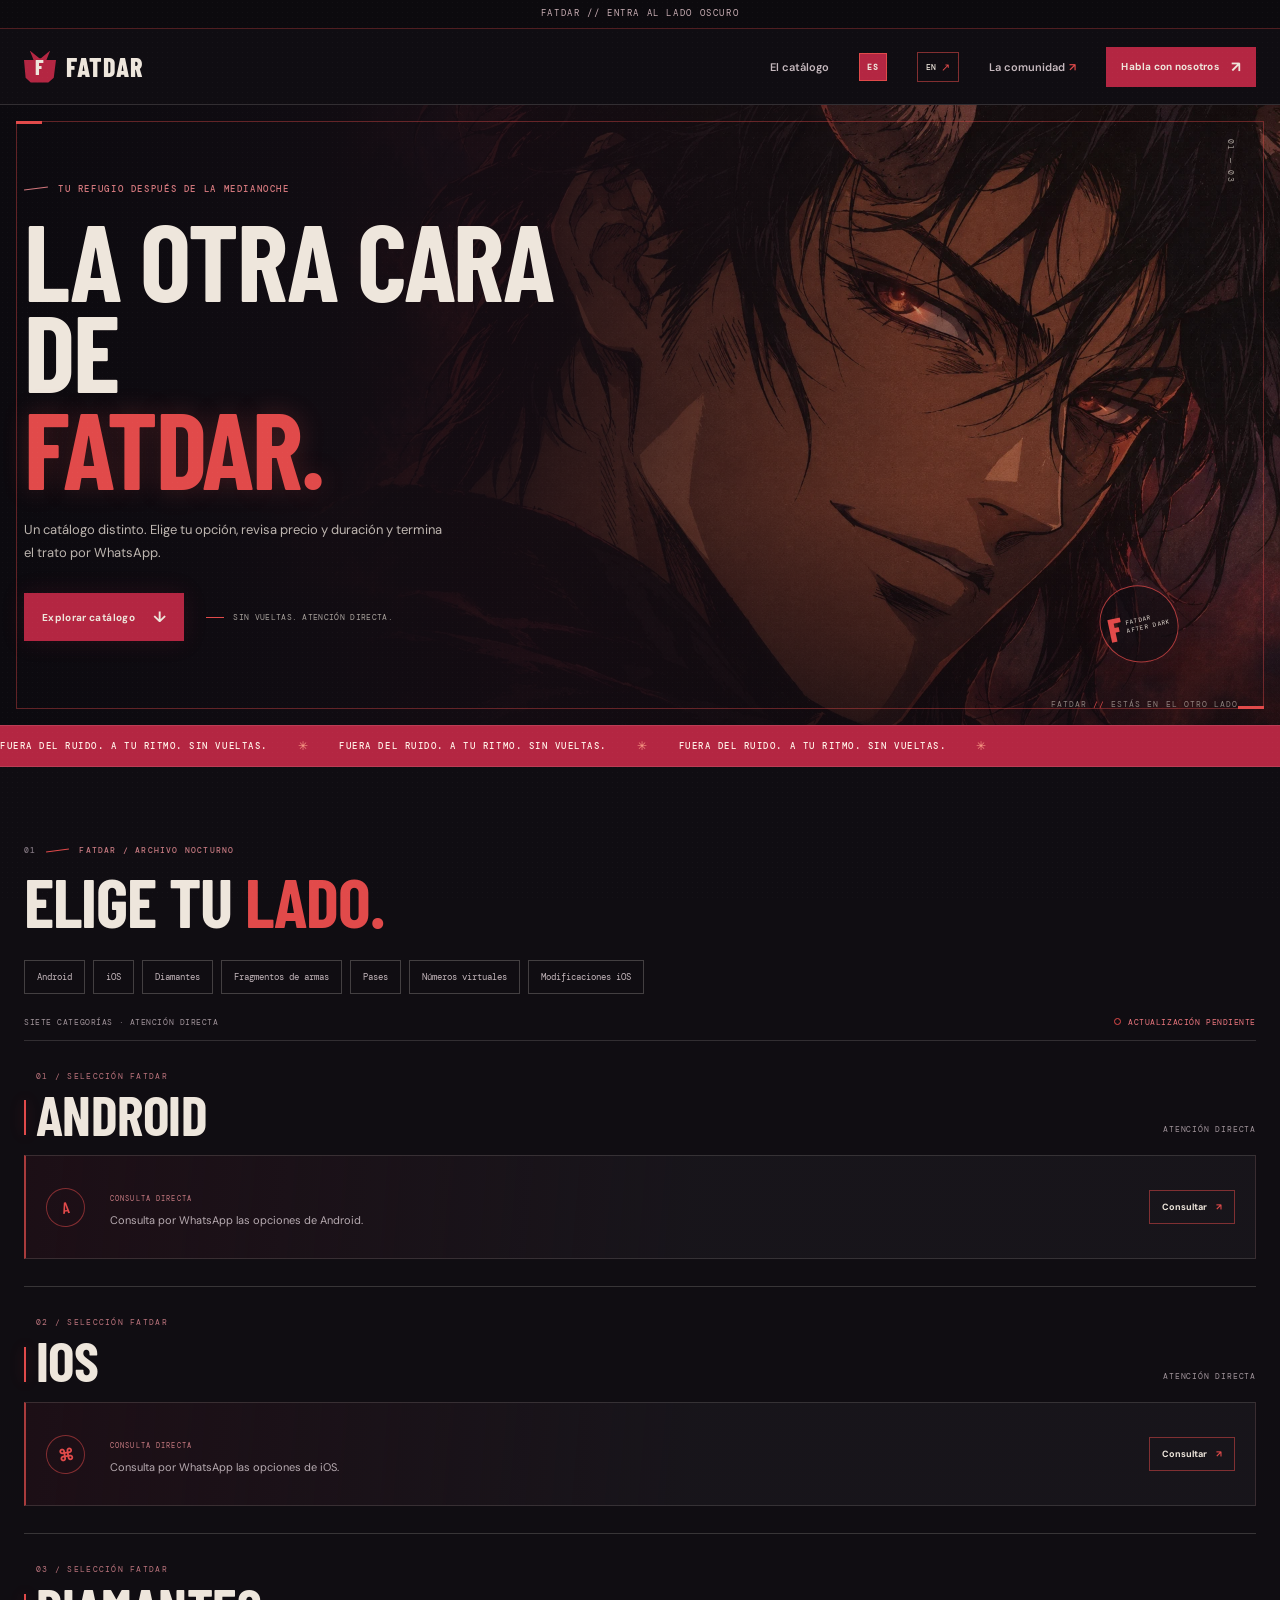
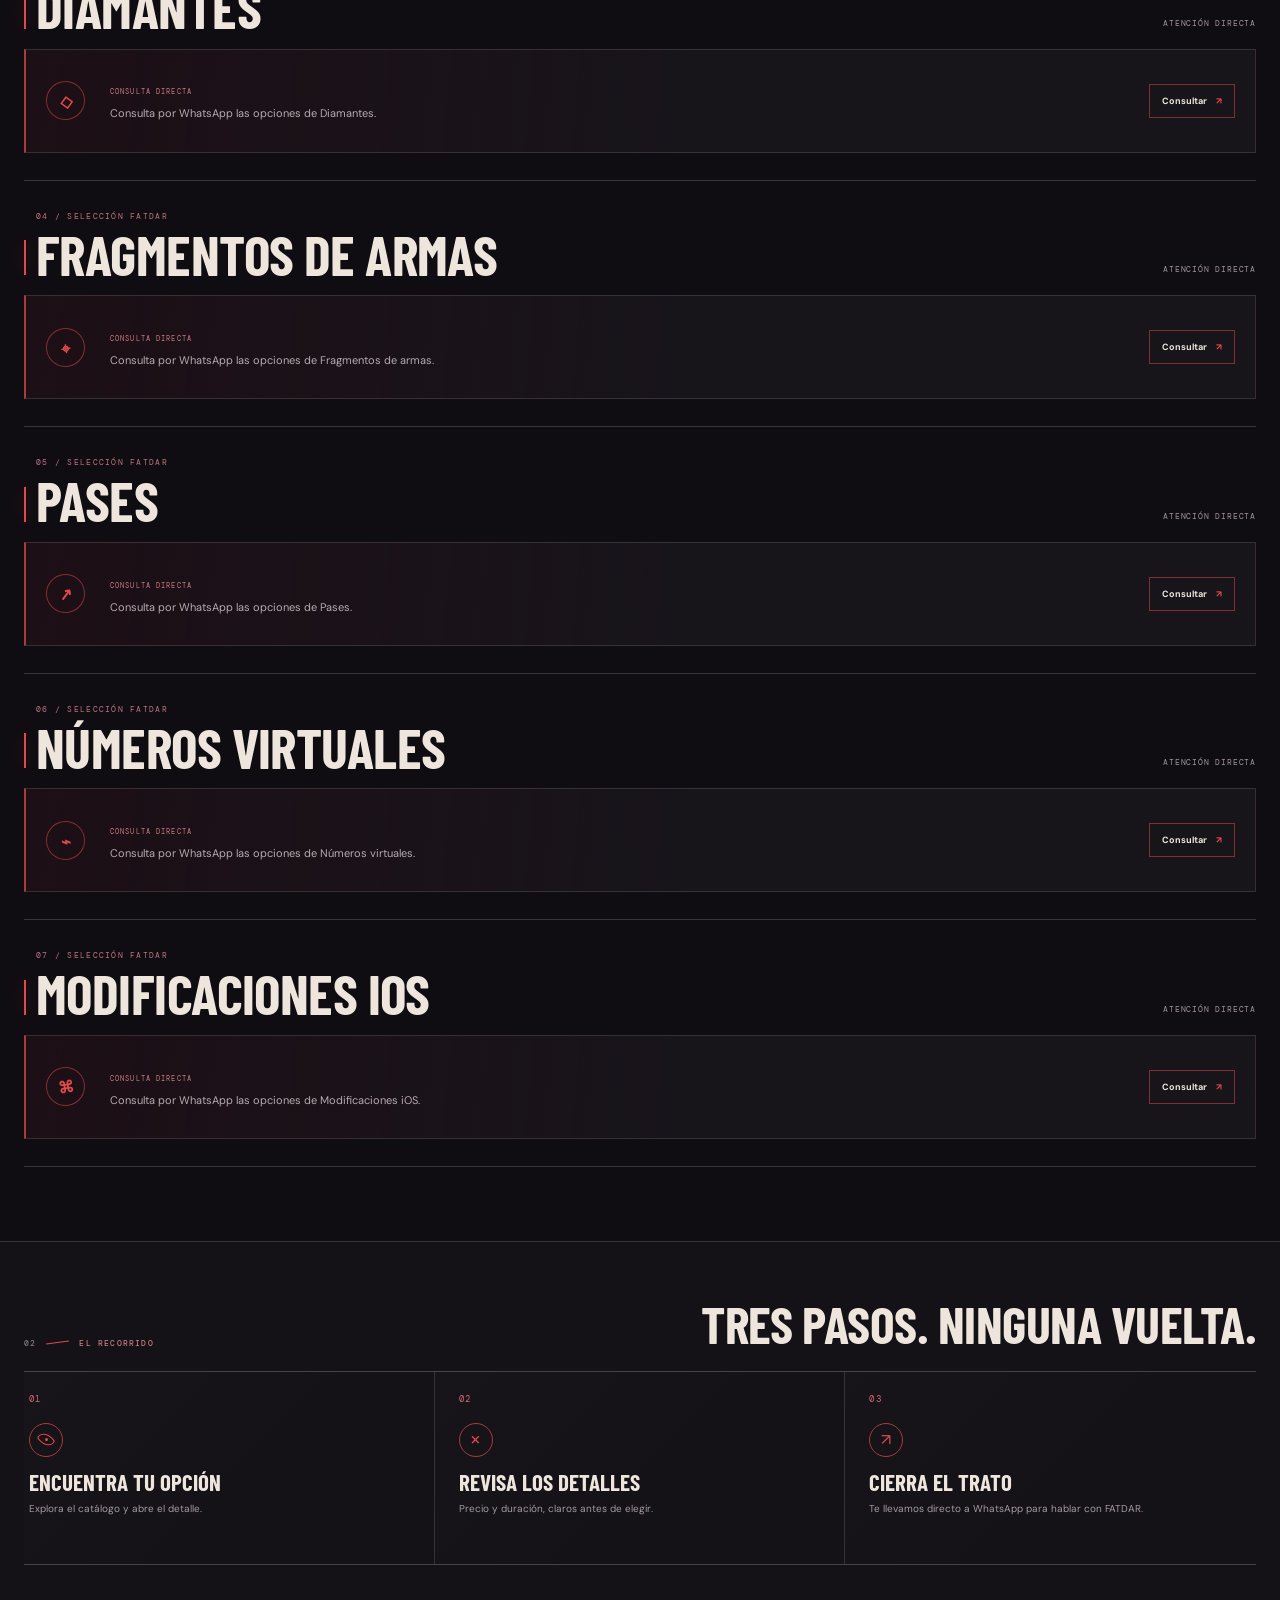
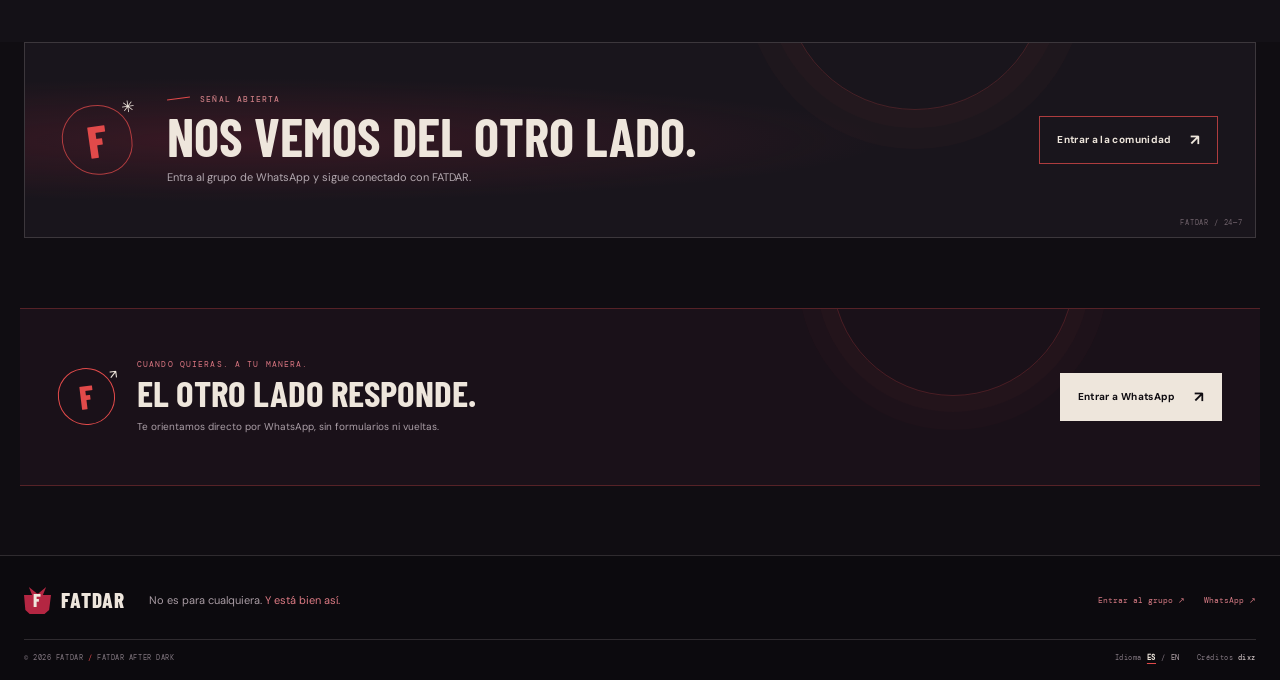
<file: index.html>
<!doctype html>
<html lang="es">
<head>
  <meta charset="utf-8">
  <meta name="viewport" content="width=device-width, initial-scale=1">
  <meta name="theme-color" content="#100d12">
  <meta name="description" content="Explora las categorías FATDAR: Android, iOS, números virtuales, modificaciones iOS y gaming. Consulta opciones por WhatsApp.">
  <meta name="keywords" content="FATDAR, gaming, Android, iOS, números virtuales, modificaciones iOS, diamantes, fragmentos de armas, pases">
  <title>FATDAR | Android, iOS, números virtuales y más</title>
  <meta property="og:type" content="website">
  <meta property="og:site_name" content="FATDAR">
  <meta property="og:locale" content="es_CO">
  <meta property="og:locale:alternate" content="en_US">
  <meta property="og:title" content="FATDAR | Android, iOS, números virtuales y más">
  <meta property="og:description" content="Explora las categorías FATDAR: Android, iOS, números virtuales, modificaciones iOS y gaming. Consulta opciones por WhatsApp.">
  <meta property="og:image" content="https://files.manuscdn.com/user_upload_by_module/session_file/310519663962261967/GxPwGYNqiMjjYVlN.jpg">
  <meta property="og:image:secure_url" content="https://files.manuscdn.com/user_upload_by_module/session_file/310519663962261967/GxPwGYNqiMjjYVlN.jpg">
  <meta property="og:image:type" content="image/jpeg">
  <meta property="og:image:width" content="1200">
  <meta property="og:image:height" content="675">
  <meta property="og:image:alt" content="Ilustración original de FATDAR After Dark">
  <meta name="twitter:card" content="summary_large_image">
  <meta name="twitter:title" content="FATDAR | Android, iOS, números virtuales y más">
  <meta name="twitter:description" content="Explora las categorías FATDAR: Android, iOS, números virtuales, modificaciones iOS y gaming. Consulta opciones por WhatsApp.">
  <meta name="twitter:image" content="https://files.manuscdn.com/user_upload_by_module/session_file/310519663962261967/GxPwGYNqiMjjYVlN.jpg">
  <meta name="twitter:image:alt" content="Ilustración original de FATDAR After Dark">
  <link rel="icon" href="fatdar-mark.svg" type="image/svg+xml">
  <link rel="preload" as="image" href="fatdar-hero.webp" fetchpriority="high">
  <link rel="preconnect" href="https://docs.google.com">
  <link rel="preconnect" href="https://fonts.googleapis.com">
  <link rel="preconnect" href="https://fonts.gstatic.com" crossorigin>
  <link rel="preconnect" href="https://files.manuscdn.com">
  <link href="https://fonts.googleapis.com/css2?family=Barlow+Condensed:wght@500;600;700;800&family=DM+Mono:wght@400;500&family=DM+Sans:wght@400;500;600;700&display=swap" rel="stylesheet">
  <link rel="stylesheet" href="styles.css">
  <script type="application/ld+json">
  {
    "@context": "https://schema.org",
    "@type": "Organization",
    "name": "FATDAR",
    "description": "Catálogo digital con categorías de gaming, números virtuales y modificaciones iOS, con atención por WhatsApp.",
    "contactPoint": {
      "@type": "ContactPoint",
      "telephone": "+573104597592",
      "contactType": "customer support",
      "areaServed": "CO",
      "availableLanguage": ["Spanish", "English"]
    },
    "sameAs": ["https://chat.whatsapp.com/HGdGnYAa3q1BrjX7TWFFol?mode=gi_t"]
  }
  </script>
  <script src="i18n.js" defer></script>
  <script src="app.js" defer></script>
</head>
<body>
  <div class="announcement" id="announcement" data-sheet-key="announcement">FATDAR // ENTRA AL LADO OSCURO</div>
  <header class="site-header">
    <a class="wordmark" href="#inicio" aria-label="FATDAR, inicio" data-i18n-aria="home_link">
      <span class="wordmark-mark" aria-hidden="true">F</span>
      <span id="brand-name" data-sheet-key="brand">FATDAR</span>
    </a>
    <nav class="header-nav" aria-label="Navegación principal" data-i18n-aria="main_navigation">
      <a class="nav-link" href="#catalogo"><span data-sheet-key="nav_catalog">El catálogo</span></a>
      <span class="language-current" aria-current="page" lang="es" aria-label="Idioma actual: español">ES</span>
      <a class="language-switch" href="en/" hreflang="en" lang="en" aria-label="Cambiar a inglés" data-i18n-aria="language_to_en"><span>EN</span><span aria-hidden="true">↗</span></a>
      <a class="nav-link" id="group-nav" href="https://chat.whatsapp.com/HGdGnYAa3q1BrjX7TWFFol?mode=gi_t" target="_blank" rel="noopener noreferrer"><span data-sheet-key="nav_community">La comunidad</span><span class="nav-external" aria-hidden="true">↗</span></a>
      <a class="header-contact" id="whatsapp-nav" href="https://wa.me/573104597592" target="_blank" rel="noopener noreferrer"><span data-sheet-key="nav_whatsapp_label">Habla con nosotros</span><span aria-hidden="true">↗</span></a>
    </nav>
  </header>

  <main id="inicio">
    <section class="hero" aria-labelledby="hero-title">
      <div class="hero-visual" aria-hidden="true">
        <img class="hero-image" src="fatdar-hero.webp" alt="" fetchpriority="high" decoding="async">
        <div class="hero-shade"></div>
        <div class="hero-frame"></div>
        <div class="hero-seal"><span>F</span><small>FATDAR<br>AFTER DARK</small></div>
      </div>
      <div class="hero-copy">
        <p class="eyebrow"><span class="eyebrow-stroke"></span><span id="hero-eyebrow" data-sheet-key="eyebrow">TU REFUGIO DESPUÉS DE LA MEDIANOCHE</span></p>
        <h1 id="hero-title">La otra cara de <em>FATDAR.</em></h1>
        <p class="hero-description" id="hero-text" data-sheet-key="hero_text">Un catálogo distinto. Elige tu opción, revisa precio y duración y termina el trato por WhatsApp.</p>
        <div class="hero-actions">
          <a class="button button-primary" href="#catalogo"><span data-sheet-key="hero_cta">Explorar catálogo</span><span class="button-arrow" aria-hidden="true">↓</span></a>
          <span class="hero-note"><span class="note-dash" aria-hidden="true"></span><span data-sheet-key="hero_note">SIN VUELTAS. ATENCIÓN DIRECTA.</span></span>
        </div>
      </div>
      <p class="hero-caption" aria-hidden="true">FATDAR <span>//</span> Estás en el otro lado</p>
      <span class="hero-index" aria-hidden="true">01 — 03</span>
    </section>

    <section class="signal-strip" aria-label="Mensaje FATDAR">
      <p class="sr-only" data-sheet-key="marquee_text">FUERA DEL RUIDO. A TU RITMO. SIN VUELTAS.</p>
      <div class="marquee-track" aria-hidden="true">
        <span data-sheet-key="marquee_text">FUERA DEL RUIDO. A TU RITMO. SIN VUELTAS.</span><i class="marquee-mark">✳</i>
        <span data-sheet-key="marquee_text">FUERA DEL RUIDO. A TU RITMO. SIN VUELTAS.</span><i class="marquee-mark">✳</i>
        <span data-sheet-key="marquee_text">FUERA DEL RUIDO. A TU RITMO. SIN VUELTAS.</span><i class="marquee-mark">✳</i>
      </div>
    </section>

    <section class="catalog-section" id="catalogo" aria-labelledby="catalog-title">
      <div class="section-heading">
        <div>
          <p class="section-overline"><span class="section-number">01</span><span class="section-rule" aria-hidden="true"></span><span data-sheet-key="catalog_eyebrow">FATDAR / ARCHIVO NOCTURNO</span></p>
          <h2 id="catalog-title"><span data-sheet-key="catalog_title">Elige tu</span> <em class="heading-accent" data-sheet-key="catalog_highlight">lado.</em></h2>
        </div>
        <div class="catalog-tools" id="catalog-tools" hidden>
          <label class="search-box">
            <span class="search-icon" aria-hidden="true">⌕</span>
            <span class="sr-only" data-i18n="search_products">Buscar productos</span>
            <input id="search-input" type="search" placeholder="Buscar en FATDAR" data-sheet-key="search_placeholder" autocomplete="off">
          </label>
          <button class="refresh-button" id="refresh-button" type="button" title="Actualizar catálogo" aria-label="Actualizar catálogo" data-i18n-title="refresh_catalog" data-i18n-aria="refresh_catalog">↻</button>
        </div>
      </div>
      <nav class="category-row" id="category-row" aria-label="Secciones del catálogo" data-i18n-aria="category_navigation">
        <a class="category-chip" href="#category-android">Android</a><a class="category-chip" href="#category-ios">iOS</a><a class="category-chip" href="#category-diamantes">Diamantes</a><a class="category-chip" href="#category-fragmentos-armas">Fragmentos de armas</a><a class="category-chip" href="#category-pases">Pases</a><a class="category-chip" href="#category-numeros-virtuales">Números virtuales</a><a class="category-chip" href="#category-modificaciones-ios">Modificaciones iOS</a>
      </nav>
      <div class="catalog-meta" id="catalog-meta" aria-live="polite"><span id="product-count">Siete categorías · atención directa</span><span class="sync-state" id="sync-state" aria-live="polite"><span class="sync-spinner"></span> Actualizando</span></div>
      <div class="category-sections" id="category-sections" aria-live="polite">
        <section class="category-block" id="category-android" aria-labelledby="category-heading-android"><header class="category-block-heading"><p class="category-block-eyebrow">01 / FATDAR SELECTION</p><h3 id="category-heading-android">Android</h3><span class="category-block-count">Atención directa</span></header><div class="product-grid category-grid" aria-label="Productos de Android"><div class="category-empty"><span class="category-empty-symbol" aria-hidden="true">A</span><div class="category-empty-copy"><span class="category-empty-kicker">CONSULTA DIRECTA</span><p>Consulta por WhatsApp las opciones de Android.</p></div><a class="category-empty-link" href="https://wa.me/573104597592">Consultar <span aria-hidden="true">↗</span></a></div></div></section>
        <section class="category-block" id="category-ios" aria-labelledby="category-heading-ios"><header class="category-block-heading"><p class="category-block-eyebrow">02 / FATDAR SELECTION</p><h3 id="category-heading-ios">iOS</h3><span class="category-block-count">Atención directa</span></header><div class="product-grid category-grid" aria-label="Productos de iOS"><div class="category-empty"><span class="category-empty-symbol" aria-hidden="true">⌘</span><div class="category-empty-copy"><span class="category-empty-kicker">CONSULTA DIRECTA</span><p>Consulta por WhatsApp las opciones de iOS.</p></div><a class="category-empty-link" href="https://wa.me/573104597592">Consultar <span aria-hidden="true">↗</span></a></div></div></section>
        <section class="category-block" id="category-diamantes" aria-labelledby="category-heading-diamantes"><header class="category-block-heading"><p class="category-block-eyebrow">03 / FATDAR SELECTION</p><h3 id="category-heading-diamantes">Diamantes</h3><span class="category-block-count">Atención directa</span></header><div class="product-grid category-grid" aria-label="Productos de Diamantes"><div class="category-empty"><span class="category-empty-symbol" aria-hidden="true">◇</span><div class="category-empty-copy"><span class="category-empty-kicker">CONSULTA DIRECTA</span><p>Consulta por WhatsApp las opciones de Diamantes.</p></div><a class="category-empty-link" href="https://wa.me/573104597592">Consultar <span aria-hidden="true">↗</span></a></div></div></section>
        <section class="category-block" id="category-fragmentos-armas" aria-labelledby="category-heading-fragmentos-armas"><header class="category-block-heading"><p class="category-block-eyebrow">04 / FATDAR SELECTION</p><h3 id="category-heading-fragmentos-armas">Fragmentos de armas</h3><span class="category-block-count">Atención directa</span></header><div class="product-grid category-grid" aria-label="Productos de Fragmentos de armas"><div class="category-empty"><span class="category-empty-symbol" aria-hidden="true">⌖</span><div class="category-empty-copy"><span class="category-empty-kicker">CONSULTA DIRECTA</span><p>Consulta por WhatsApp las opciones de Fragmentos de armas.</p></div><a class="category-empty-link" href="https://wa.me/573104597592">Consultar <span aria-hidden="true">↗</span></a></div></div></section>
        <section class="category-block" id="category-pases" aria-labelledby="category-heading-pases"><header class="category-block-heading"><p class="category-block-eyebrow">05 / FATDAR SELECTION</p><h3 id="category-heading-pases">Pases</h3><span class="category-block-count">Atención directa</span></header><div class="product-grid category-grid" aria-label="Productos de Pases"><div class="category-empty"><span class="category-empty-symbol" aria-hidden="true">↗</span><div class="category-empty-copy"><span class="category-empty-kicker">CONSULTA DIRECTA</span><p>Consulta por WhatsApp las opciones de Pases.</p></div><a class="category-empty-link" href="https://wa.me/573104597592">Consultar <span aria-hidden="true">↗</span></a></div></div></section>
        <section class="category-block" id="category-numeros-virtuales" aria-labelledby="category-heading-numeros-virtuales"><header class="category-block-heading"><p class="category-block-eyebrow">06 / FATDAR SELECTION</p><h3 id="category-heading-numeros-virtuales">Números virtuales</h3><span class="category-block-count">Atención directa</span></header><div class="product-grid category-grid" aria-label="Productos de Números virtuales"><div class="category-empty"><span class="category-empty-symbol" aria-hidden="true">⌁</span><div class="category-empty-copy"><span class="category-empty-kicker">CONSULTA DIRECTA</span><p>Consulta por WhatsApp las opciones de Números virtuales.</p></div><a class="category-empty-link" href="https://wa.me/573104597592">Consultar <span aria-hidden="true">↗</span></a></div></div></section>
        <section class="category-block" id="category-modificaciones-ios" aria-labelledby="category-heading-modificaciones-ios"><header class="category-block-heading"><p class="category-block-eyebrow">07 / FATDAR SELECTION</p><h3 id="category-heading-modificaciones-ios">Modificaciones iOS</h3><span class="category-block-count">Atención directa</span></header><div class="product-grid category-grid" aria-label="Productos de Modificaciones iOS"><div class="category-empty"><span class="category-empty-symbol" aria-hidden="true">⌘</span><div class="category-empty-copy"><span class="category-empty-kicker">CONSULTA DIRECTA</span><p>Consulta por WhatsApp las opciones de Modificaciones iOS.</p></div><a class="category-empty-link" href="https://wa.me/573104597592">Consultar <span aria-hidden="true">↗</span></a></div></div></section>
      </div>
    </section>

    <section class="steps-section" id="como-funciona" aria-labelledby="steps-title">
      <div class="steps-heading">
        <p class="section-overline"><span class="section-number">02</span><span class="section-rule" aria-hidden="true"></span><span data-sheet-key="steps_eyebrow">EL RECORRIDO</span></p>
        <h2 id="steps-title" data-sheet-key="steps_title">Tres pasos. Ninguna vuelta.</h2>
      </div>
      <div class="steps-grid">
        <article class="step-card"><span class="step-number">01</span><span class="step-symbol step-symbol-eye" aria-hidden="true"></span><h3 data-sheet-key="step_1_title">Encuentra tu opción</h3><p data-sheet-key="step_1_text">Explora el catálogo y abre el detalle.</p></article>
        <article class="step-card"><span class="step-number">02</span><span class="step-symbol step-symbol-mark" aria-hidden="true">×</span><h3 data-sheet-key="step_2_title">Revisa los detalles</h3><p data-sheet-key="step_2_text">Precio y duración, claros antes de elegir.</p></article>
        <article class="step-card step-card-last"><span class="step-number">03</span><span class="step-symbol step-symbol-arrow" aria-hidden="true">↗</span><h3 data-sheet-key="step_3_title">Cierra el trato</h3><p data-sheet-key="step_3_text">Te llevamos directo a WhatsApp para hablar con FATDAR.</p></article>
      </div>
    </section>

    <section class="community-section" id="comunidad" aria-labelledby="community-title">
      <div class="community-panel">
        <div class="community-stamp" aria-hidden="true"><span>F</span><i>✳</i></div>
        <div class="community-copy"><p class="section-overline"><span class="section-rule" aria-hidden="true"></span><span data-sheet-key="community_eyebrow">SEÑAL ABIERTA</span></p><h2 id="community-title" data-sheet-key="community_title">Nos vemos del otro lado.</h2><p data-sheet-key="community_text">Entra al grupo de WhatsApp y sigue conectado con FATDAR.</p></div>
        <a class="button button-outline" id="community-link" href="https://chat.whatsapp.com/HGdGnYAa3q1BrjX7TWFFol?mode=gi_t" target="_blank" rel="noopener noreferrer"><span data-sheet-key="community_cta">Entrar a la comunidad</span><span class="button-arrow" aria-hidden="true">↗</span></a>
        <span class="community-index" aria-hidden="true">FATDAR / 24—7</span>
      </div>
    </section>

    <section class="closing-banner" aria-label="Atención FATDAR por WhatsApp" data-i18n-aria="whatsapp_support">
      <div class="closing-symbol" aria-hidden="true">F<span>↗</span></div>
      <div class="closing-copy"><p class="closing-overline" data-sheet-key="closing_eyebrow">CUANDO QUIERAS. A TU MANERA.</p><h2 data-sheet-key="closing_title">El otro lado responde.</h2><p data-sheet-key="closing_text">Te orientamos directo por WhatsApp, sin formularios ni vueltas.</p></div>
      <a class="button button-light" id="closing-whatsapp" href="https://wa.me/573104597592" target="_blank" rel="noopener noreferrer"><span data-sheet-key="closing_cta">Entrar a WhatsApp</span><span class="button-arrow" aria-hidden="true">↗</span></a>
    </section>
  </main>

  <footer class="site-footer">
    <div class="footer-main">
      <a class="wordmark footer-wordmark" href="#inicio" aria-label="FATDAR, volver al inicio" data-i18n-aria="home_link"><span class="wordmark-mark" aria-hidden="true">F</span><span id="footer-brand" data-sheet-key="brand">FATDAR</span></a>
      <p class="footer-message"><span data-sheet-key="footer_message">No es para cualquiera.</span> <em data-sheet-key="footer_highlight">Y está bien así.</em></p>
      <div class="footer-links"><a id="footer-group" href="https://chat.whatsapp.com/HGdGnYAa3q1BrjX7TWFFol?mode=gi_t" target="_blank" rel="noopener noreferrer"><span data-sheet-key="footer_group_label">Entrar al grupo</span><span aria-hidden="true">↗</span></a><a id="footer-whatsapp" href="https://wa.me/573104597592" target="_blank" rel="noopener noreferrer"><span data-sheet-key="footer_whatsapp_label">WhatsApp</span><span aria-hidden="true">↗</span></a></div>
    </div>
    <div class="footer-bottom"><span>© <span id="current-year"></span> <span id="footer-brand-bottom" data-sheet-key="brand">FATDAR</span> <span class="footer-divider">/</span> <span data-sheet-key="footer_tagline">FATDAR AFTER DARK</span></span><span class="footer-meta"><span class="footer-language"><span data-i18n="language_label">Idioma</span> <a href="./" hreflang="es" lang="es" aria-label="Ver en español" aria-current="page">ES</a> / <a href="en/" hreflang="en" lang="en" aria-label="Ver en inglés">EN</a></span><span class="credits"><span data-i18n="credits_label">Créditos</span> <strong id="credits" data-sheet-key="credits">dixz</strong></span></span></div>
  </footer>

  <dialog class="product-dialog" id="product-dialog" aria-labelledby="dialog-name">
    <button class="dialog-close" id="dialog-close" type="button" aria-label="Cerrar detalle" data-i18n-aria="close_detail">×</button>
    <div class="dialog-layout"><div class="dialog-photo" id="dialog-photo"></div><div class="dialog-content"><p class="eyebrow"><span class="eyebrow-stroke"></span><span id="dialog-category">DETALLE DEL PRODUCTO</span></p><h2 id="dialog-name">Producto</h2><p class="dialog-description" id="dialog-description"></p><div class="option-heading"><span data-sheet-key="detail_option_heading">PRECIO / DURACIÓN</span><span data-sheet-key="detail_option_hint">TU OPCIÓN. TU DECISIÓN →</span></div><div class="option-list" id="option-list"></div><p class="dialog-footnote"><span class="footnote-dot" aria-hidden="true"></span><span data-sheet-key="detail_note">Al elegir, seguimos por WhatsApp.</span></p></div></div>
  </dialog>
</body>
</html>
</file>
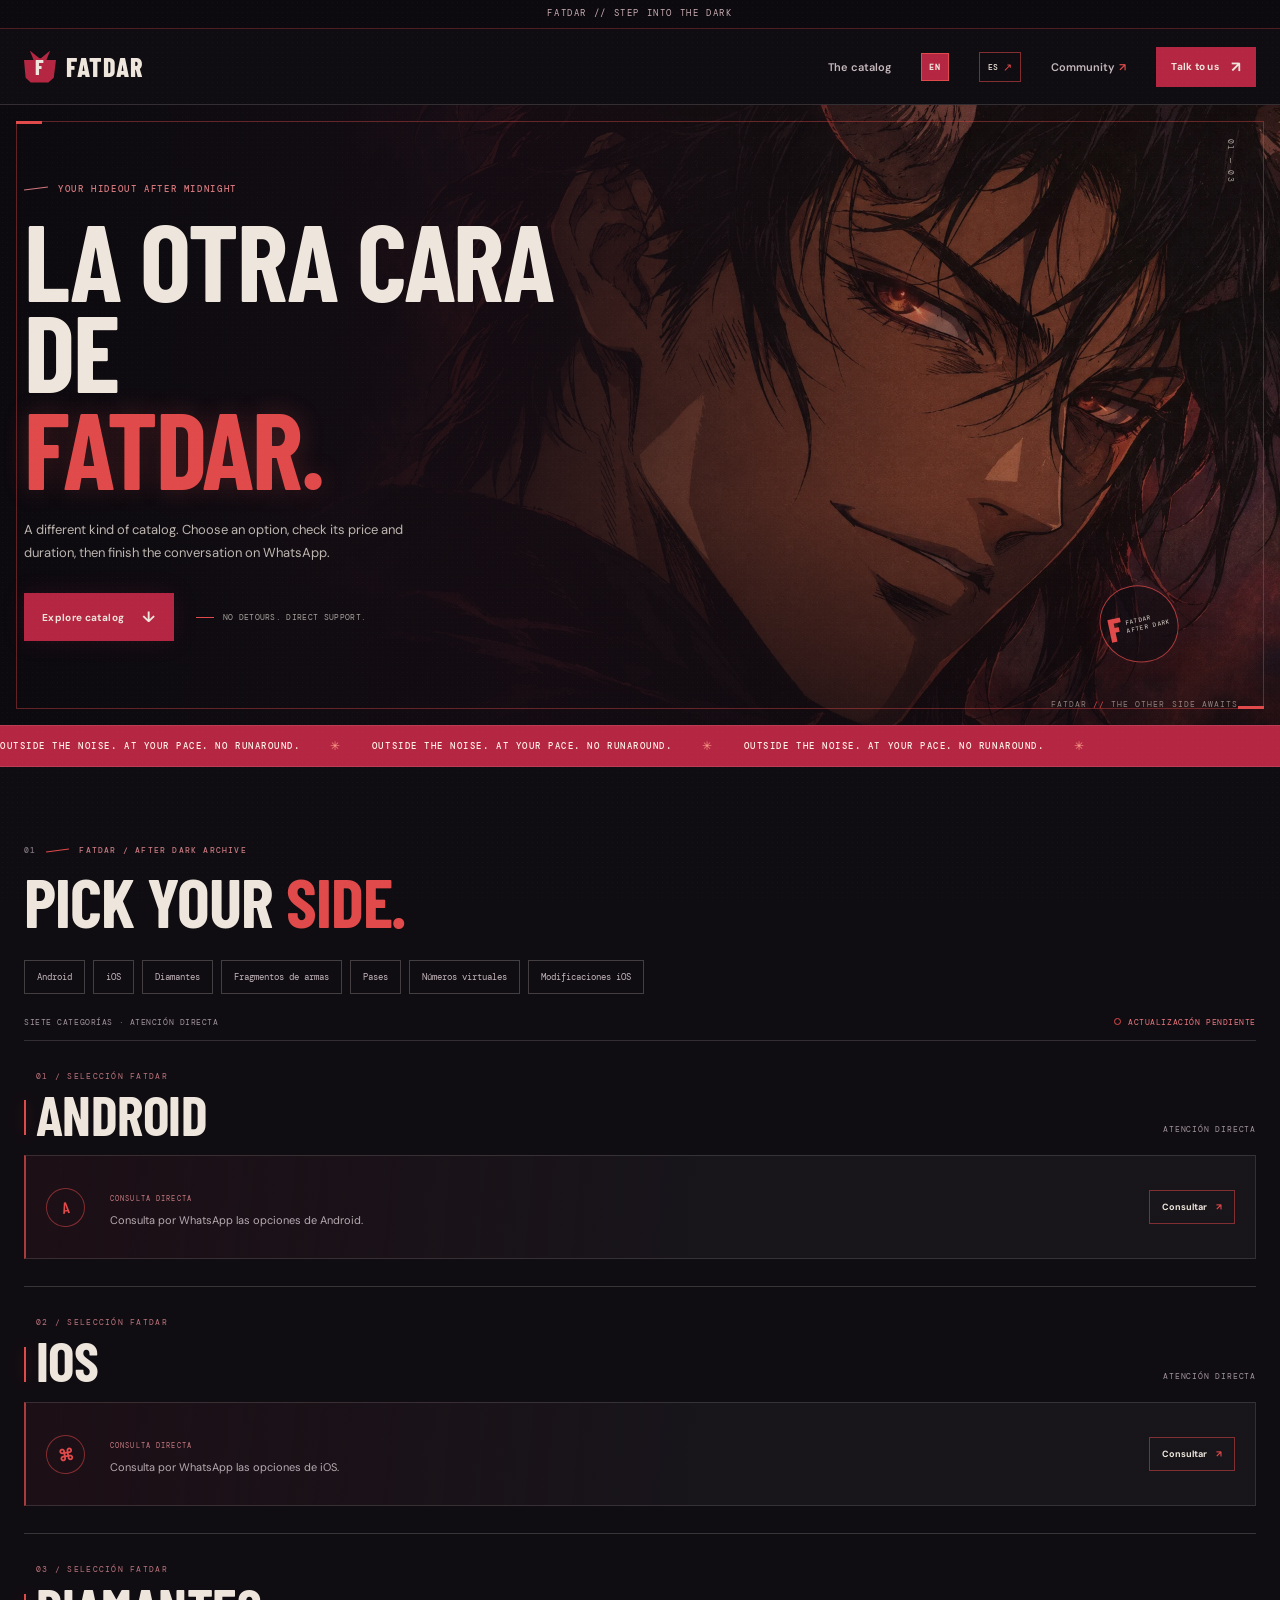
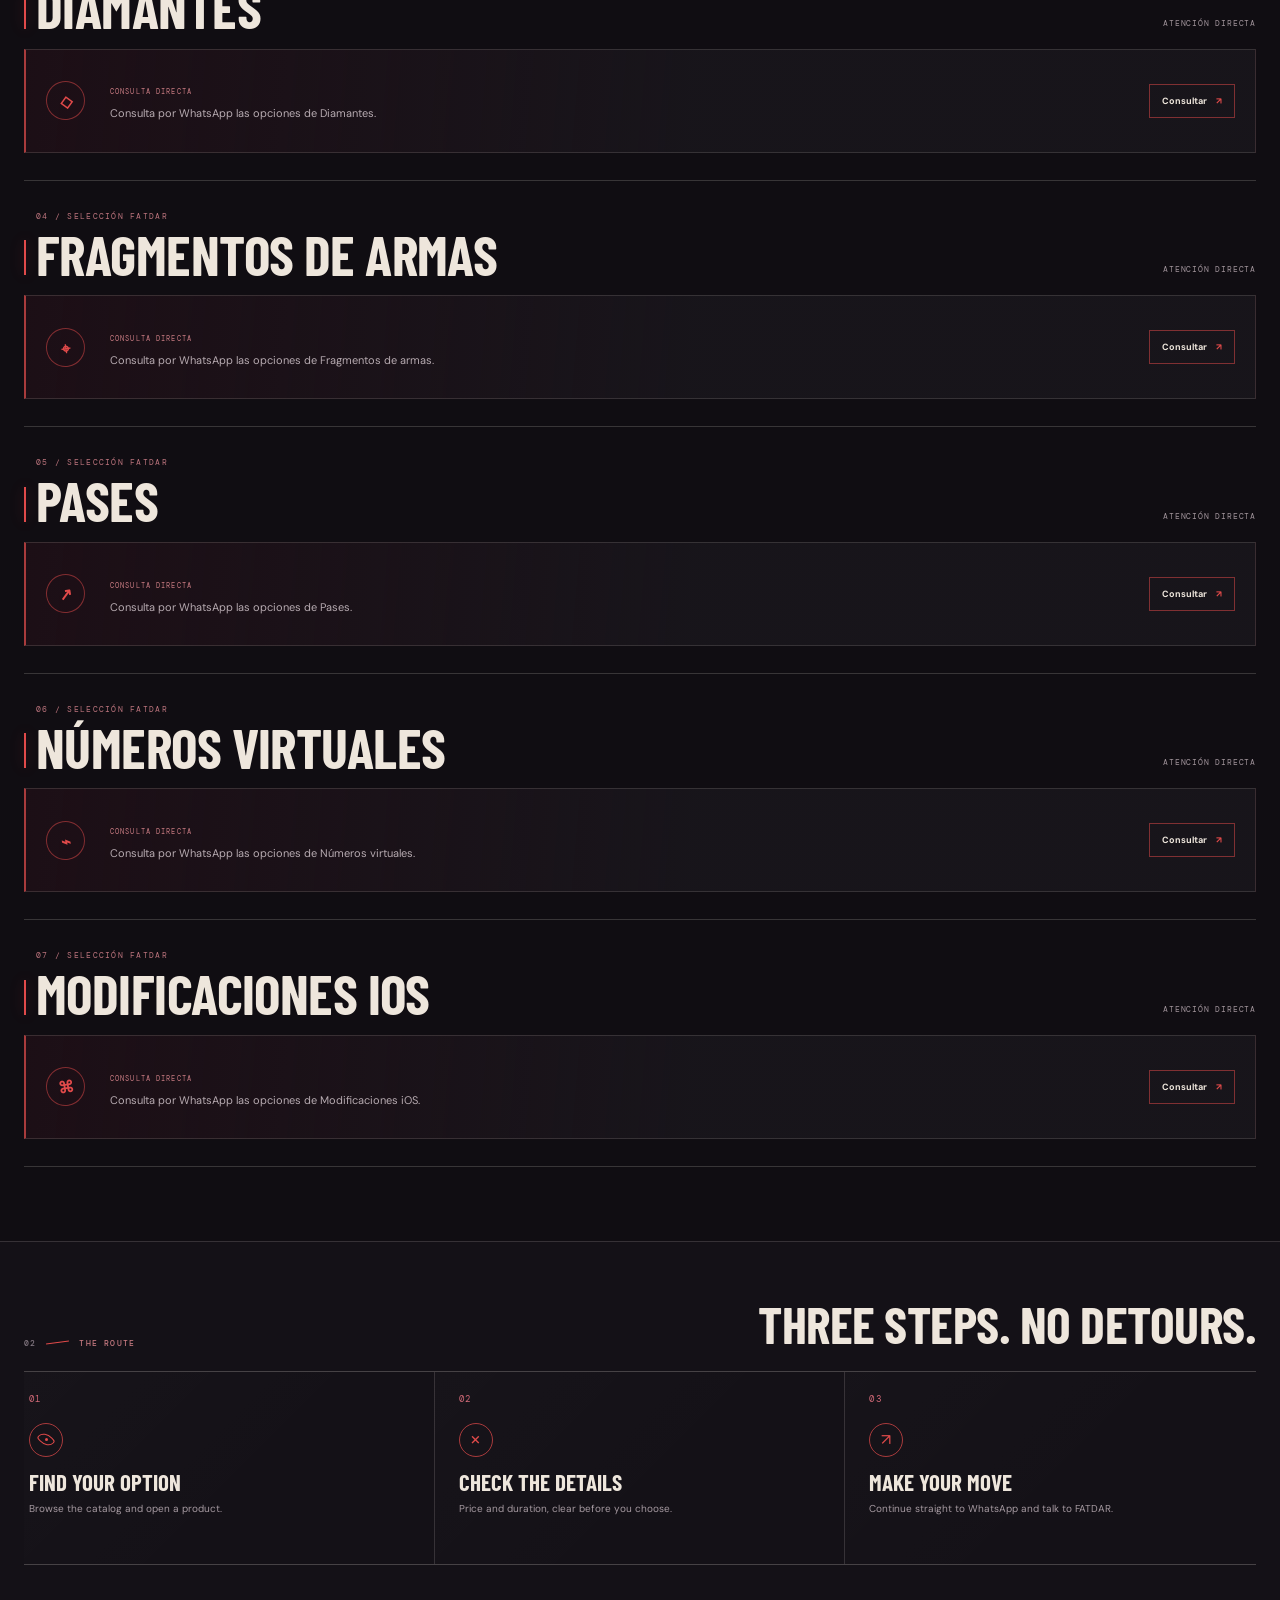
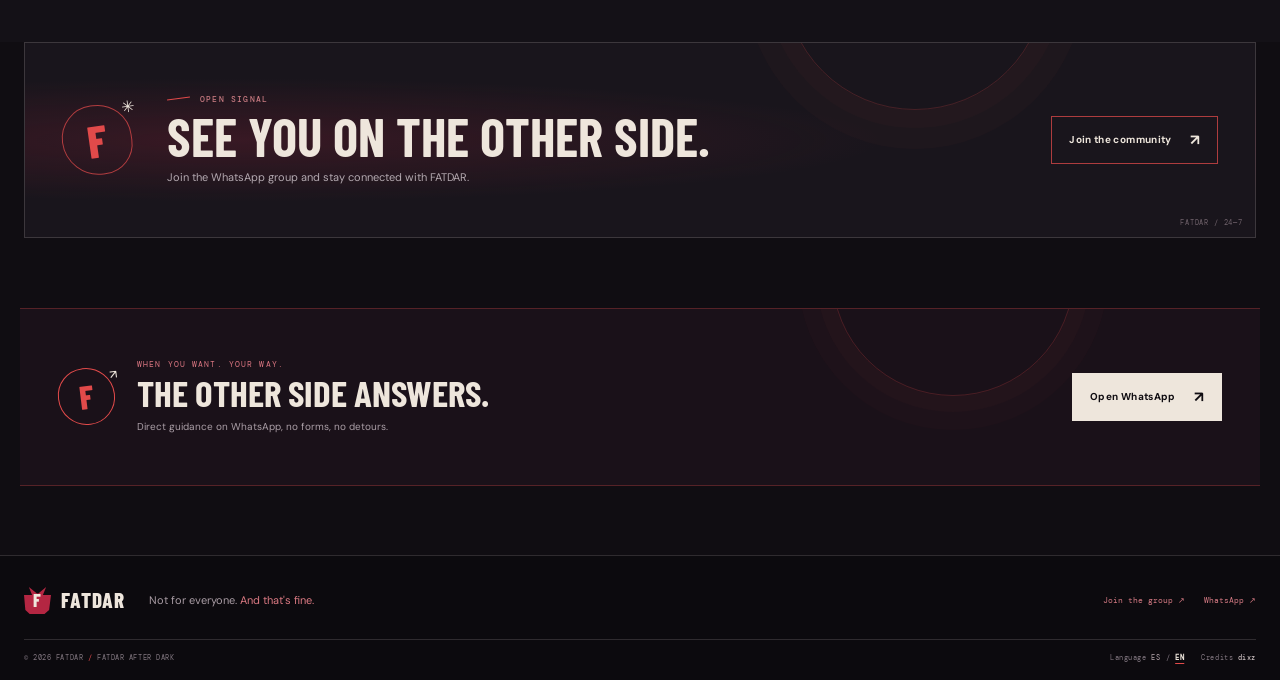
<file: en/index.html>
<!doctype html>
<html lang="en">
<head>
  <meta charset="utf-8">
  <meta name="viewport" content="width=device-width, initial-scale=1">
  <meta name="theme-color" content="#100d12">
  <meta name="description" content="Browse FATDAR's Android, iOS, virtual number and gaming categories. Ask on WhatsApp about current options.">
  <meta name="keywords" content="FATDAR, gaming, Android, iOS, virtual numbers, iOS modifications, diamonds, weapon fragments, passes">
  <title>FATDAR | Gaming, virtual numbers &amp; iOS</title>
  <meta property="og:type" content="website">
  <meta property="og:site_name" content="FATDAR">
  <meta property="og:locale" content="en_US">
  <meta property="og:locale:alternate" content="es_CO">
  <meta property="og:title" content="FATDAR | Gaming, virtual numbers &amp; iOS">
  <meta property="og:description" content="Browse FATDAR's Android, iOS, virtual number and gaming categories. Ask on WhatsApp about current options.">
  <meta property="og:image" content="https://files.manuscdn.com/user_upload_by_module/session_file/310519663962261967/GxPwGYNqiMjjYVlN.jpg">
  <meta property="og:image:secure_url" content="https://files.manuscdn.com/user_upload_by_module/session_file/310519663962261967/GxPwGYNqiMjjYVlN.jpg">
  <meta property="og:image:type" content="image/jpeg">
  <meta property="og:image:width" content="1200">
  <meta property="og:image:height" content="675">
  <meta property="og:image:alt" content="Original FATDAR After Dark artwork">
  <meta name="twitter:card" content="summary_large_image">
  <meta name="twitter:title" content="FATDAR | Gaming, virtual numbers &amp; iOS">
  <meta name="twitter:description" content="Browse FATDAR's Android, iOS, virtual number and gaming categories. Ask on WhatsApp about current options.">
  <meta name="twitter:image" content="https://files.manuscdn.com/user_upload_by_module/session_file/310519663962261967/GxPwGYNqiMjjYVlN.jpg">
  <meta name="twitter:image:alt" content="Original FATDAR After Dark artwork">
  <link rel="icon" href="../fatdar-mark.svg" type="image/svg+xml">
  <link rel="preload" as="image" href="../fatdar-hero.webp" fetchpriority="high">
  <link rel="preconnect" href="https://docs.google.com">
  <link rel="preconnect" href="https://fonts.googleapis.com">
  <link rel="preconnect" href="https://fonts.gstatic.com" crossorigin>
  <link rel="preconnect" href="https://files.manuscdn.com">
  <link href="https://fonts.googleapis.com/css2?family=Barlow+Condensed:wght@500;600;700;800&family=DM+Mono:wght@400;500&family=DM+Sans:wght@400;500;600;700&display=swap" rel="stylesheet">
  <link rel="stylesheet" href="../styles.css">
  <script type="application/ld+json">
  {
    "@context": "https://schema.org",
    "@type": "Organization",
    "name": "FATDAR",
    "description": "Digital catalog for gaming, virtual number and iOS modification categories, with WhatsApp support.",
    "contactPoint": {
      "@type": "ContactPoint",
      "telephone": "+573104597592",
      "contactType": "customer support",
      "areaServed": "CO",
      "availableLanguage": ["Spanish", "English"]
    },
    "sameAs": ["https://chat.whatsapp.com/HGdGnYAa3q1BrjX7TWFFol?mode=gi_t"]
  }
  </script>
  <script src="../i18n.js" defer></script>
  <script src="../app.js" defer></script>
</head>
<body>
  <div class="announcement" id="announcement" data-sheet-key="announcement">FATDAR // STEP INTO THE DARK</div>
  <header class="site-header">
    <a class="wordmark" href="#inicio" aria-label="FATDAR, home" data-i18n-aria="home_link"><span class="wordmark-mark" aria-hidden="true">F</span><span id="brand-name" data-sheet-key="brand">FATDAR</span></a>
    <nav class="header-nav" aria-label="Main navigation" data-i18n-aria="main_navigation">
      <a class="nav-link" href="#catalogo"><span data-sheet-key="nav_catalog">The catalog</span></a>
      <span class="language-current" aria-current="page" lang="en" aria-label="Current language: English">EN</span>
      <a class="language-switch" href="../" hreflang="es" lang="es" aria-label="Switch to Spanish" data-i18n-aria="language_to_es"><span>ES</span><span aria-hidden="true">↗</span></a>
      <a class="nav-link" id="group-nav" href="https://chat.whatsapp.com/HGdGnYAa3q1BrjX7TWFFol?mode=gi_t" target="_blank" rel="noopener noreferrer"><span data-sheet-key="nav_community">Community</span><span class="nav-external" aria-hidden="true">↗</span></a>
      <a class="header-contact" id="whatsapp-nav" href="https://wa.me/573104597592" target="_blank" rel="noopener noreferrer"><span data-sheet-key="nav_whatsapp_label">Talk to us</span><span aria-hidden="true">↗</span></a>
    </nav>
  </header>

  <main id="inicio">
    <section class="hero" aria-labelledby="hero-title">
      <div class="hero-visual" aria-hidden="true"><img class="hero-image" src="../fatdar-hero.webp" alt="" fetchpriority="high" decoding="async"><div class="hero-shade"></div><div class="hero-frame"></div><div class="hero-seal"><span>F</span><small>FATDAR<br>AFTER DARK</small></div></div>
      <div class="hero-copy"><p class="eyebrow"><span class="eyebrow-stroke"></span><span id="hero-eyebrow" data-sheet-key="eyebrow">YOUR HIDEOUT AFTER MIDNIGHT</span></p><h1 id="hero-title">The other side of <em>FATDAR.</em></h1><p class="hero-description" id="hero-text" data-sheet-key="hero_text">A different kind of catalog. Choose an option, check its price and duration, then finish the conversation on WhatsApp.</p><div class="hero-actions"><a class="button button-primary" href="#catalogo"><span data-sheet-key="hero_cta">Explore catalog</span><span class="button-arrow" aria-hidden="true">↓</span></a><span class="hero-note"><span class="note-dash" aria-hidden="true"></span><span data-sheet-key="hero_note">NO DETOURS. DIRECT SUPPORT.</span></span></div></div>
      <p class="hero-caption" aria-hidden="true">FATDAR <span>//</span> The other side awaits</p><span class="hero-index" aria-hidden="true">01 — 03</span>
    </section>

    <section class="signal-strip" aria-label="FATDAR message"><p class="sr-only" data-sheet-key="marquee_text">OUTSIDE THE NOISE. AT YOUR PACE. NO RUNAROUND.</p><div class="marquee-track" aria-hidden="true"><span data-sheet-key="marquee_text">OUTSIDE THE NOISE. AT YOUR PACE. NO RUNAROUND.</span><i class="marquee-mark">✳</i><span data-sheet-key="marquee_text">OUTSIDE THE NOISE. AT YOUR PACE. NO RUNAROUND.</span><i class="marquee-mark">✳</i><span data-sheet-key="marquee_text">OUTSIDE THE NOISE. AT YOUR PACE. NO RUNAROUND.</span><i class="marquee-mark">✳</i></div></section>

    <section class="catalog-section" id="catalogo" aria-labelledby="catalog-title">
      <div class="section-heading"><div><p class="section-overline"><span class="section-number">01</span><span class="section-rule" aria-hidden="true"></span><span data-sheet-key="catalog_eyebrow">FATDAR / AFTER DARK ARCHIVE</span></p><h2 id="catalog-title"><span data-sheet-key="catalog_title">Pick your</span> <em class="heading-accent" data-sheet-key="catalog_highlight">side.</em></h2></div>
        <div class="catalog-tools" id="catalog-tools" hidden><label class="search-box"><span class="search-icon" aria-hidden="true">⌕</span><span class="sr-only" data-i18n="search_products">Search products</span><input id="search-input" type="search" placeholder="Search FATDAR" data-sheet-key="search_placeholder" autocomplete="off"></label><button class="refresh-button" id="refresh-button" type="button" title="Refresh catalog" aria-label="Refresh catalog" data-i18n-title="refresh_catalog" data-i18n-aria="refresh_catalog">↻</button></div>
      </div>
      <nav class="category-row" id="category-row" aria-label="Catalog sections" data-i18n-aria="category_navigation"><a class="category-chip" href="#category-android">Android</a><a class="category-chip" href="#category-ios">iOS</a><a class="category-chip" href="#category-diamantes">Diamonds</a><a class="category-chip" href="#category-fragmentos-armas">Weapon fragments</a><a class="category-chip" href="#category-pases">Passes</a><a class="category-chip" href="#category-numeros-virtuales">Virtual numbers</a><a class="category-chip" href="#category-modificaciones-ios">iOS modifications</a></nav>
      <div class="catalog-meta" id="catalog-meta" aria-live="polite"><span id="product-count">Seven categories · direct support</span><span class="sync-state" id="sync-state" aria-live="polite"><span class="sync-spinner"></span> Syncing</span></div>
      <div class="category-sections" id="category-sections" aria-live="polite">
        <section class="category-block" id="category-android" aria-labelledby="category-heading-android"><header class="category-block-heading"><p class="category-block-eyebrow">01 / FATDAR SELECTION</p><h3 id="category-heading-android">Android</h3><span class="category-block-count">Direct support</span></header><div class="product-grid category-grid" aria-label="Android products"><div class="category-empty"><span class="category-empty-symbol" aria-hidden="true">A</span><div class="category-empty-copy"><span class="category-empty-kicker">ASK US DIRECTLY</span><p>Ask us on WhatsApp about Android options.</p></div><a class="category-empty-link" href="https://wa.me/573104597592">Ask us <span aria-hidden="true">↗</span></a></div></div></section>
        <section class="category-block" id="category-ios" aria-labelledby="category-heading-ios"><header class="category-block-heading"><p class="category-block-eyebrow">02 / FATDAR SELECTION</p><h3 id="category-heading-ios">iOS</h3><span class="category-block-count">Direct support</span></header><div class="product-grid category-grid" aria-label="iOS products"><div class="category-empty"><span class="category-empty-symbol" aria-hidden="true">⌘</span><div class="category-empty-copy"><span class="category-empty-kicker">ASK US DIRECTLY</span><p>Ask us on WhatsApp about iOS options.</p></div><a class="category-empty-link" href="https://wa.me/573104597592">Ask us <span aria-hidden="true">↗</span></a></div></div></section>
        <section class="category-block" id="category-diamantes" aria-labelledby="category-heading-diamantes"><header class="category-block-heading"><p class="category-block-eyebrow">03 / FATDAR SELECTION</p><h3 id="category-heading-diamantes">Diamonds</h3><span class="category-block-count">Direct support</span></header><div class="product-grid category-grid" aria-label="Diamond products"><div class="category-empty"><span class="category-empty-symbol" aria-hidden="true">◇</span><div class="category-empty-copy"><span class="category-empty-kicker">ASK US DIRECTLY</span><p>Ask us on WhatsApp about diamond options.</p></div><a class="category-empty-link" href="https://wa.me/573104597592">Ask us <span aria-hidden="true">↗</span></a></div></div></section>
        <section class="category-block" id="category-fragmentos-armas" aria-labelledby="category-heading-fragmentos-armas"><header class="category-block-heading"><p class="category-block-eyebrow">04 / FATDAR SELECTION</p><h3 id="category-heading-fragmentos-armas">Weapon fragments</h3><span class="category-block-count">Direct support</span></header><div class="product-grid category-grid" aria-label="Weapon fragment products"><div class="category-empty"><span class="category-empty-symbol" aria-hidden="true">⌖</span><div class="category-empty-copy"><span class="category-empty-kicker">ASK US DIRECTLY</span><p>Ask us on WhatsApp about weapon fragment options.</p></div><a class="category-empty-link" href="https://wa.me/573104597592">Ask us <span aria-hidden="true">↗</span></a></div></div></section>
        <section class="category-block" id="category-pases" aria-labelledby="category-heading-pases"><header class="category-block-heading"><p class="category-block-eyebrow">05 / FATDAR SELECTION</p><h3 id="category-heading-pases">Passes</h3><span class="category-block-count">Direct support</span></header><div class="product-grid category-grid" aria-label="Pass products"><div class="category-empty"><span class="category-empty-symbol" aria-hidden="true">↗</span><div class="category-empty-copy"><span class="category-empty-kicker">ASK US DIRECTLY</span><p>Ask us on WhatsApp about pass options.</p></div><a class="category-empty-link" href="https://wa.me/573104597592">Ask us <span aria-hidden="true">↗</span></a></div></div></section>
        <section class="category-block" id="category-numeros-virtuales" aria-labelledby="category-heading-numeros-virtuales"><header class="category-block-heading"><p class="category-block-eyebrow">06 / FATDAR SELECTION</p><h3 id="category-heading-numeros-virtuales">Virtual numbers</h3><span class="category-block-count">Direct support</span></header><div class="product-grid category-grid" aria-label="Virtual number products"><div class="category-empty"><span class="category-empty-symbol" aria-hidden="true">⌁</span><div class="category-empty-copy"><span class="category-empty-kicker">ASK US DIRECTLY</span><p>Ask us on WhatsApp about virtual number options.</p></div><a class="category-empty-link" href="https://wa.me/573104597592">Ask us <span aria-hidden="true">↗</span></a></div></div></section>
        <section class="category-block" id="category-modificaciones-ios" aria-labelledby="category-heading-modificaciones-ios"><header class="category-block-heading"><p class="category-block-eyebrow">07 / FATDAR SELECTION</p><h3 id="category-heading-modificaciones-ios">iOS modifications</h3><span class="category-block-count">Direct support</span></header><div class="product-grid category-grid" aria-label="iOS modification products"><div class="category-empty"><span class="category-empty-symbol" aria-hidden="true">⌘</span><div class="category-empty-copy"><span class="category-empty-kicker">ASK US DIRECTLY</span><p>Ask us on WhatsApp about iOS modification options.</p></div><a class="category-empty-link" href="https://wa.me/573104597592">Ask us <span aria-hidden="true">↗</span></a></div></div></section>
      </div>
    </section>

    <section class="steps-section" id="como-funciona" aria-labelledby="steps-title"><div class="steps-heading"><p class="section-overline"><span class="section-number">02</span><span class="section-rule" aria-hidden="true"></span><span data-sheet-key="steps_eyebrow">THE ROUTE</span></p><h2 id="steps-title" data-sheet-key="steps_title">Three steps. No detours.</h2></div><div class="steps-grid"><article class="step-card"><span class="step-number">01</span><span class="step-symbol step-symbol-eye" aria-hidden="true"></span><h3 data-sheet-key="step_1_title">Find your option</h3><p data-sheet-key="step_1_text">Browse the catalog and open a product.</p></article><article class="step-card"><span class="step-number">02</span><span class="step-symbol step-symbol-mark" aria-hidden="true">×</span><h3 data-sheet-key="step_2_title">Check the details</h3><p data-sheet-key="step_2_text">Price and duration, clear before you choose.</p></article><article class="step-card step-card-last"><span class="step-number">03</span><span class="step-symbol step-symbol-arrow" aria-hidden="true">↗</span><h3 data-sheet-key="step_3_title">Make your move</h3><p data-sheet-key="step_3_text">Continue straight to WhatsApp and talk to FATDAR.</p></article></div></section>

    <section class="community-section" id="comunidad" aria-labelledby="community-title"><div class="community-panel"><div class="community-stamp" aria-hidden="true"><span>F</span><i>✳</i></div><div class="community-copy"><p class="section-overline"><span class="section-rule" aria-hidden="true"></span><span data-sheet-key="community_eyebrow">OPEN SIGNAL</span></p><h2 id="community-title" data-sheet-key="community_title">See you on the other side.</h2><p data-sheet-key="community_text">Join the WhatsApp group and stay connected with FATDAR.</p></div><a class="button button-outline" id="community-link" href="https://chat.whatsapp.com/HGdGnYAa3q1BrjX7TWFFol?mode=gi_t" target="_blank" rel="noopener noreferrer"><span data-sheet-key="community_cta">Join the community</span><span class="button-arrow" aria-hidden="true">↗</span></a><span class="community-index" aria-hidden="true">FATDAR / 24—7</span></div></section>

    <section class="closing-banner" aria-label="FATDAR support on WhatsApp" data-i18n-aria="whatsapp_support"><div class="closing-symbol" aria-hidden="true">F<span>↗</span></div><div class="closing-copy"><p class="closing-overline" data-sheet-key="closing_eyebrow">WHEN YOU WANT. YOUR WAY.</p><h2 data-sheet-key="closing_title">The other side answers.</h2><p data-sheet-key="closing_text">Direct guidance on WhatsApp, no forms, no detours.</p></div><a class="button button-light" id="closing-whatsapp" href="https://wa.me/573104597592" target="_blank" rel="noopener noreferrer"><span data-sheet-key="closing_cta">Open WhatsApp</span><span class="button-arrow" aria-hidden="true">↗</span></a></section>
  </main>

  <footer class="site-footer"><div class="footer-main"><a class="wordmark footer-wordmark" href="#inicio" aria-label="FATDAR, back to top" data-i18n-aria="home_link"><span class="wordmark-mark" aria-hidden="true">F</span><span id="footer-brand" data-sheet-key="brand">FATDAR</span></a><p class="footer-message"><span data-sheet-key="footer_message">Not for everyone.</span> <em data-sheet-key="footer_highlight">And that's fine.</em></p><div class="footer-links"><a id="footer-group" href="https://chat.whatsapp.com/HGdGnYAa3q1BrjX7TWFFol?mode=gi_t" target="_blank" rel="noopener noreferrer"><span data-sheet-key="footer_group_label">Join the group</span><span aria-hidden="true">↗</span></a><a id="footer-whatsapp" href="https://wa.me/573104597592" target="_blank" rel="noopener noreferrer"><span data-sheet-key="footer_whatsapp_label">WhatsApp</span><span aria-hidden="true">↗</span></a></div></div>
    <div class="footer-bottom"><span>© <span id="current-year"></span> <span id="footer-brand-bottom" data-sheet-key="brand">FATDAR</span> <span class="footer-divider">/</span> <span data-sheet-key="footer_tagline">FATDAR AFTER DARK</span></span><span class="footer-meta"><span class="footer-language"><span data-i18n="language_label">Language</span> <a href="../" hreflang="es" lang="es" aria-label="View in Spanish">ES</a> / <a href="./" hreflang="en" lang="en" aria-label="View in English" aria-current="page">EN</a></span><span class="credits"><span data-i18n="credits_label">Credits</span> <strong id="credits" data-sheet-key="credits">dixz</strong></span></span></div>
  </footer>

  <dialog class="product-dialog" id="product-dialog" aria-labelledby="dialog-name"><button class="dialog-close" id="dialog-close" type="button" aria-label="Close product details" data-i18n-aria="close_detail">×</button><div class="dialog-layout"><div class="dialog-photo" id="dialog-photo"></div><div class="dialog-content"><p class="eyebrow"><span class="eyebrow-stroke"></span><span id="dialog-category">PRODUCT DETAILS</span></p><h2 id="dialog-name">Product</h2><p class="dialog-description" id="dialog-description"></p><div class="option-heading"><span data-sheet-key="detail_option_heading">PRICE / DURATION</span><span data-sheet-key="detail_option_hint">YOUR OPTION. YOUR CALL →</span></div><div class="option-list" id="option-list"></div><p class="dialog-footnote"><span class="footnote-dot" aria-hidden="true"></span><span data-sheet-key="detail_note">Choose an option and continue on WhatsApp.</span></p></div></div></dialog>
</body>
</html>
</file>
<file: styles.css>
:root {
  --void: #100d12;
  --surface: #18151b;
  --surface-2: #201b23;
  --surface-3: #28212a;
  --bone: #eee6dc;
  --bone-soft: #c9bdbe;
  --muted: #958890;
  --line: rgba(230, 215, 217, .16);
  --crimson: #b42642;
  --ember: #e14a4a;
  --wine: #64182c;
  --smoke: #827482;
  --display: 'Barlow Condensed', Impact, sans-serif;
  --sans: 'DM Sans', Arial, sans-serif;
  --mono: 'DM Mono', monospace;
  --wrap: 1240px;
}

* { box-sizing: border-box; }
[hidden] { display: none !important; }
html { scroll-behavior: smooth; scroll-padding-top: 90px; }
body { margin: 0; background: var(--void); color: var(--bone); font-family: var(--sans); -webkit-font-smoothing: antialiased; }
body::after { content: ''; position: fixed; inset: 0; z-index: 20; pointer-events: none; opacity: .12; mix-blend-mode: screen; background-image: radial-gradient(rgba(229, 207, 213, .22) .45px, transparent .65px); background-size: 5px 5px; }
a { color: inherit; text-decoration: none; }
button, input { font: inherit; }
button { color: inherit; }
::selection { color: var(--bone); background: var(--crimson); }
.sr-only { position: absolute; width: 1px; height: 1px; padding: 0; margin: -1px; overflow: hidden; clip: rect(0, 0, 0, 0); white-space: nowrap; border: 0; }

.announcement { min-height: 29px; padding: 7px 16px; border-bottom: 1px solid rgba(225, 74, 74, .32); background: #0c0a0e; color: #c9aeb4; text-align: center; font: 400 9px var(--mono); letter-spacing: .18em; }
.site-header { height: 76px; max-width: 1440px; margin: auto; padding: 0 max(24px, calc((100vw - var(--wrap)) / 2)); display: flex; align-items: center; justify-content: space-between; border-bottom: 1px solid var(--line); background: var(--void); }
.wordmark { display: inline-flex; align-items: center; gap: 10px; font: 800 26px/.9 var(--display); letter-spacing: .04em; }
.wordmark-mark { width: 32px; height: 32px; display: grid; place-items: center; position: relative; background: var(--crimson); color: var(--bone); font: 800 20px/.8 var(--display); clip-path: polygon(0 30%, 30% 30%, 18% 0, 48% 24%, 53% 24%, 82% 0, 70% 30%, 100% 30%, 93% 85%, 76% 100%, 21% 100%, 5% 85%); }
.header-nav { display: flex; align-items: center; gap: 30px; }
.nav-link { color: #c5b8bd; font-size: 11px; font-weight: 600; transition: color .18s; }
.nav-link:hover, .footer-links a:hover, .text-link:hover { color: var(--ember); }
.nav-external { margin-left: 4px; color: var(--ember); }
.header-contact { min-height: 40px; padding: 0 14px; display: inline-flex; align-items: center; gap: 12px; border: 1px solid var(--crimson); background: var(--crimson); color: var(--bone); font-size: 10px; font-weight: 700; letter-spacing: .025em; transition: background .18s, box-shadow .18s; }
.header-contact:hover { background: #d0334c; box-shadow: 0 0 22px rgba(180, 38, 66, .22); }
.header-contact span:last-child { font-size: 15px; }

main { overflow: hidden; }
.hero { min-height: 620px; max-width: 1440px; margin: 0 auto; padding: 70px max(24px, calc((100vw - var(--wrap)) / 2)) 76px; display: flex; align-items: center; position: relative; isolation: isolate; overflow: hidden; background: #0d0a10; color: var(--bone); }
.hero-visual { position: absolute; z-index: -2; inset: 0; overflow: hidden; background: radial-gradient(ellipse at 79% 49%, #3a1527, #100d12 68%); }
.hero-image { width: 100%; height: 100%; display: block; object-fit: cover; object-position: center 43%; }
.hero-shade { position: absolute; inset: 0; background: linear-gradient(90deg, rgba(12, 10, 15, .99) 0%, rgba(16, 12, 18, .96) 23%, rgba(20, 12, 19, .82) 41%, rgba(23, 10, 18, .25) 72%, rgba(23, 10, 18, .05) 100%), linear-gradient(0deg, rgba(12, 9, 14, .68), transparent 36%); }
.hero-frame { position: absolute; inset: 16px; border: 1px solid rgba(225, 74, 74, .4); pointer-events: none; }
.hero-frame::before, .hero-frame::after { content: ''; width: 26px; height: 3px; position: absolute; background: var(--ember); }
.hero-frame::before { left: -1px; top: -1px; }
.hero-frame::after { right: -1px; bottom: -1px; }
.hero-copy { width: min(56%, 650px); position: relative; z-index: 1; }
.eyebrow { margin: 0 0 19px; display: flex; align-items: center; gap: 10px; color: #d4787d; font: 500 9px var(--mono); letter-spacing: .18em; }
.eyebrow-stroke { width: 24px; height: 1px; display: inline-block; background: currentColor; transform: rotate(-7deg); }
.hero h1 { max-width: 640px; margin: 0; font: 700 clamp(62px, 8.6vw, 108px)/.84 var(--display); letter-spacing: -.02em; text-transform: uppercase; }
.hero h1 em { display: block; margin-top: 7px; color: var(--ember); font-style: normal; text-shadow: 0 0 26px rgba(225, 74, 74, .24); }
.hero-description { max-width: 425px; margin: 25px 0 0; color: rgba(238, 230, 220, .78); font-size: 13px; line-height: 1.78; }
.hero-actions { display: flex; align-items: center; gap: 22px; margin-top: 29px; }
.button { min-height: 48px; padding: 0 17px; display: inline-flex; align-items: center; justify-content: center; gap: 18px; border: 1px solid transparent; font-size: 10px; font-weight: 700; letter-spacing: .035em; transition: transform .2s ease, background .2s ease, color .2s ease, border-color .2s ease, box-shadow .2s ease; }
.button:hover { transform: translateY(-2px); }
.button-primary { background: var(--crimson); color: var(--bone); box-shadow: 0 0 25px rgba(180, 38, 66, .14); }
.button-primary:hover { background: #d0334c; box-shadow: 0 0 26px rgba(225, 74, 74, .22); }
.button-arrow { font-size: 15px; }
.hero-note { display: inline-flex; align-items: center; gap: 9px; color: rgba(238, 230, 220, .68); font: 400 8px var(--mono); letter-spacing: .04em; }
.note-dash { width: 18px; height: 1px; background: var(--ember); }
.hero-seal { position: absolute; right: 8%; bottom: 10%; width: 78px; height: 78px; display: flex; align-items: center; justify-content: center; gap: 4px; border: 1px solid rgba(225, 74, 74, .75); border-radius: 47% 53% 46% 54%; color: var(--bone); transform: rotate(-12deg); background: rgba(16, 13, 18, .52); box-shadow: 0 0 28px rgba(180, 38, 66, .12); }
.hero-seal>span { font: 800 33px/.8 var(--display); color: var(--ember); }
.hero-seal small { font: 400 6px/1.4 var(--mono); letter-spacing: .07em; }
.hero-caption { position: absolute; right: max(42px, calc((100vw - var(--wrap)) / 2)); bottom: 16px; margin: 0; color: rgba(238, 230, 220, .52); font: 400 8px var(--mono); letter-spacing: .13em; text-transform: uppercase; }
.hero-caption span { color: var(--ember); }
.hero-index { position: absolute; top: 34px; right: max(44px, calc((100vw - var(--wrap)) / 2)); color: rgba(238, 230, 220, .65); font: 400 8px var(--mono); letter-spacing: .16em; writing-mode: vertical-rl; }

.signal-strip { height: 42px; overflow: hidden; display: flex; align-items: center; border-top: 1px solid rgba(238, 230, 220, .12); border-bottom: 1px solid rgba(238, 230, 220, .12); background: var(--crimson); color: #fff0e7; }
.marquee-track { min-width: max-content; display: flex; align-items: center; gap: 30px; animation: drift 32s linear infinite; font: 500 9px var(--mono); letter-spacing: .17em; }
.marquee-mark { color: #f99b85; font-style: normal; font-size: 12px; }
@keyframes drift { to { transform: translateX(-33.333%); } }

.catalog-section { max-width: 1320px; margin: 0 auto; padding: 78px max(24px, calc((100vw - var(--wrap)) / 2)) 75px; }
.section-heading { display: flex; align-items: flex-end; justify-content: space-between; gap: 28px; }
.section-overline { margin: 0 0 14px; display: flex; align-items: center; gap: 10px; color: #c77a81; font: 500 8px var(--mono); letter-spacing: .15em; }
.section-number { color: #847882; }
.section-rule { width: 23px; height: 1px; background: var(--ember); transform: rotate(-7deg); }
.section-heading h2 { margin: 0; font: 700 clamp(43px, 5.4vw, 70px)/.94 var(--display); letter-spacing: -.015em; text-transform: uppercase; }
.heading-accent { color: var(--ember); font-style: normal; }
.catalog-tools { display: flex; align-items: center; gap: 10px; }
.search-box { width: 220px; height: 42px; display: flex; align-items: center; gap: 9px; border-bottom: 1px solid rgba(238, 230, 220, .35); color: #dc7078; }
.search-icon { font-size: 22px; line-height: 1; }
.search-box input { width: 100%; min-width: 0; border: 0; outline: 0; background: transparent; color: var(--bone); font-size: 11px; }
.search-box input::placeholder { color: #948890; }
.refresh-button { width: 38px; height: 38px; border: 1px solid var(--line); border-radius: 50%; background: transparent; color: var(--ember); font-size: 21px; cursor: pointer; transition: transform .4s, background .2s; }
.refresh-button:hover { transform: rotate(90deg); background: var(--surface-2); }
.category-row { display: flex; flex-wrap: wrap; gap: 8px; margin: 27px 0 12px; }
.category-chip { padding: 8px 12px; border: 1px solid rgba(238, 230, 220, .23); border-radius: 0; background: transparent; color: #c5b8bd; font: 400 9px var(--mono); cursor: pointer; transition: all .2s; }
.category-chip:hover, .category-chip.active { border-color: var(--crimson); background: var(--crimson); color: var(--bone); }
.catalog-meta { min-height: 35px; display: flex; align-items: center; justify-content: space-between; border-bottom: 1px solid var(--line); color: #a1949b; font: 400 8px var(--mono); letter-spacing: .07em; text-transform: uppercase; }
.sync-state { display: flex; align-items: center; gap: 7px; }
.sync-spinner { width: 7px; height: 7px; display: inline-block; border: 1px solid var(--ember); border-radius: 50%; }
.sync-state.ready .sync-spinner { background: var(--ember); }
.sync-state.error { color: #ec777f; }
.product-grid { display: grid; grid-template-columns: repeat(3, minmax(0, 1fr)); gap: 17px; padding-top: 22px; }
.product-card { min-width: 0; overflow: hidden; border: 1px solid rgba(238, 230, 220, .14); background: var(--surface); transition: border-color .2s, transform .25s, box-shadow .25s; }
.product-card:hover { border-color: rgba(225, 74, 74, .72); transform: translateY(-3px); box-shadow: 0 14px 38px rgba(0, 0, 0, .24); }
.product-photo-button { width: 100%; aspect-ratio: 1.17/1; display: block; position: relative; overflow: hidden; padding: 0; border: 0; background: #21171f; cursor: pointer; text-align: left; }
.product-photo-button::after { content: attr(data-cta); position: absolute; right: 12px; bottom: 12px; padding: 8px 10px; background: var(--crimson); color: var(--bone); font: 500 8px var(--mono); letter-spacing: .08em; opacity: 0; transform: translateY(4px); transition: all .2s; }
.product-photo-button:hover::after, .product-photo-button:focus-visible::after { opacity: 1; transform: translateY(0); }
.product-image { width: 100%; height: 100%; display: block; object-fit: cover; filter: saturate(.8); transition: transform .6s cubic-bezier(.2,.7,.2,1), filter .3s; }
.product-card:hover .product-image { transform: scale(1.035); filter: saturate(1); }
.photo-placeholder { position: absolute; inset: 0; display: flex; align-items: center; justify-content: center; overflow: hidden; background: radial-gradient(circle at 70% 28%, rgba(180, 38, 66, .3), transparent 35%), linear-gradient(140deg, #22161e, #19161d 54%, #31222d); }
.photo-placeholder::before, .photo-placeholder::after { content: ''; position: absolute; width: 66%; aspect-ratio: 1; border: 1px solid rgba(225, 74, 74, .36); border-radius: 50%; transform: rotate(-16deg) scaleY(.7); }
.photo-placeholder::after { width: 51%; border-color: rgba(238, 230, 220, .17); transform: rotate(23deg) scaleY(.76); }
.placeholder-mark { position: relative; z-index: 1; color: #d34c5c; font: 800 clamp(70px, 10vw, 120px)/.8 var(--display); letter-spacing: -.06em; text-shadow: 0 0 25px rgba(180, 38, 66, .3); }
.placeholder-caption { position: absolute; top: 13px; left: 14px; z-index: 1; color: rgba(238, 230, 220, .7); font: 400 8px var(--mono); letter-spacing: .12em; }
.product-badge { position: absolute; top: 12px; right: 12px; padding: 7px 9px; background: var(--crimson); color: var(--bone); font: 500 8px var(--mono); letter-spacing: .08em; text-transform: uppercase; }
.product-info { padding: 17px 17px 15px; }
.product-category { margin: 0 0 7px; color: #db7180; font: 500 8px var(--mono); letter-spacing: .14em; text-transform: uppercase; }
.product-title { margin: 0; font: 700 25px/1 var(--display); letter-spacing: .005em; text-transform: uppercase; }
.product-subtitle { min-height: 38px; margin: 9px 0 14px; color: #b4a9b0; font-size: 11px; line-height: 1.6; }
.product-card-footer { display: flex; justify-content: space-between; align-items: center; gap: 10px; padding-top: 12px; border-top: 1px solid var(--line); }
.product-price-hint { color: #c3b6bc; font: 400 9px var(--mono); }
.product-open-link { padding: 7px 0; border: 0; background: transparent; color: #f0787c; font-size: 10px; font-weight: 700; cursor: pointer; white-space: nowrap; }
.product-open-link:hover { color: var(--bone); }

.catalog-empty { min-height: 264px; margin-top: 28px; padding: 32px clamp(23px, 6vw, 74px); display: grid; grid-template-columns: minmax(180px, .7fr) 1.3fr; align-items: center; gap: clamp(22px, 5vw, 60px); position: relative; overflow: hidden; border: 1px solid rgba(225, 74, 74, .42); background: radial-gradient(ellipse at 17% 55%, rgba(100, 24, 44, .27), transparent 40%), var(--surface); }
.catalog-empty::before { content: ''; width: 3px; position: absolute; inset: 0 auto 0 0; background: var(--ember); box-shadow: 0 0 18px rgba(225, 74, 74, .28); }
.empty-illustration { min-height: 190px; display: grid; place-items: center; position: relative; }
.empty-sun { width: 140px; height: 140px; position: absolute; border: 1px solid rgba(225, 74, 74, .62); border-radius: 46% 54% 48% 52%; transform: rotate(-17deg); box-shadow: 0 0 40px rgba(180, 38, 66, .12); }
.empty-sun::after { content: ''; position: absolute; inset: 8px; border: 1px dashed rgba(238, 230, 220, .25); border-radius: 51% 49% 43% 57%; transform: rotate(26deg); }
.empty-letter { position: relative; z-index: 1; color: var(--ember); font: 800 104px/.8 var(--display); transform: rotate(-5deg); text-shadow: 0 0 30px rgba(225, 74, 74, .27); }
.empty-scribble { position: absolute; top: 16px; right: 20%; color: #d66b77; font-size: 24px; transform: rotate(12deg); }
.empty-copy { position: relative; z-index: 1; }
.empty-copy .section-overline { margin-bottom: 11px; }
.empty-copy h3 { max-width: 560px; margin: 0; font: 700 clamp(35px, 5vw, 55px)/.96 var(--display); letter-spacing: -.01em; text-transform: uppercase; }
.empty-copy>p:not(.section-overline) { max-width: 490px; margin: 12px 0 21px; color: #b8aab0; font-size: 12px; line-height: 1.7; }
.empty-actions { display: flex; align-items: center; gap: 22px; flex-wrap: wrap; }
.empty-coordinates { position: absolute; right: 15px; bottom: 13px; color: #81747d; font: 400 7px var(--mono); letter-spacing: .12em; }
.text-link { color: #d1c5cb; font-size: 10px; font-weight: 700; transition: color .18s; }
.text-link span:last-child { margin-left: 5px; color: var(--ember); }

.steps-section { padding: 57px max(24px, calc((100vw - var(--wrap)) / 2)) 77px; border-top: 1px solid var(--line); background: #141117; }
.steps-heading { display: flex; align-items: flex-end; justify-content: space-between; gap: 24px; margin-bottom: 23px; }
.steps-heading .section-overline { margin-bottom: 0; }
.steps-heading h2 { margin: 0; color: var(--bone); font: 700 clamp(33px, 4.2vw, 52px)/.95 var(--display); letter-spacing: -.01em; text-align: right; text-transform: uppercase; }
.steps-grid { display: grid; grid-template-columns: repeat(3, 1fr); border-top: 1px solid rgba(238, 230, 220, .23); border-bottom: 1px solid rgba(238, 230, 220, .23); }
.step-card { min-height: 192px; padding: 21px 24px 25px; display: flex; flex-direction: column; align-items: flex-start; position: relative; border-right: 1px solid var(--line); background: linear-gradient(135deg, rgba(255,255,255,.012), transparent 62%); }
.step-card:first-child { padding-left: 5px; }
.step-card:last-child { border-right: 0; }
.step-number { color: #d36a78; font: 400 9px var(--mono); letter-spacing: .15em; }
.step-symbol { width: 34px; height: 34px; margin: 18px 0 14px; display: grid; place-items: center; position: relative; border: 1px solid rgba(225, 74, 74, .72); border-radius: 50%; color: var(--ember); }
.step-symbol-eye::before { content: ''; width: 14px; height: 9px; border: 1px solid currentColor; border-radius: 70% 20% 70% 20%; transform: rotate(45deg); }
.step-symbol-eye::after { content: ''; width: 3px; height: 3px; position: absolute; background: currentColor; border-radius: 50%; }
.step-symbol-mark { font: 400 18px var(--mono); }
.step-symbol-arrow { font-size: 16px; }
.step-card h3 { margin: 0 0 7px; color: var(--bone); font: 700 23px/1 var(--display); text-transform: uppercase; }
.step-card p { max-width: 290px; margin: 0; color: #a69aa1; font-size: 10px; line-height: 1.65; }

.community-section { padding: 0 max(24px, calc((100vw - var(--wrap)) / 2)) 70px; }
.community-panel { min-height: 196px; padding: 32px 37px; display: grid; grid-template-columns: 78px 1fr auto; align-items: center; gap: 27px; position: relative; overflow: hidden; border: 1px solid rgba(238, 230, 220, .16); background: radial-gradient(ellipse at 17% 50%, rgba(180, 38, 66, .2), transparent 45%), #19151c; }
.community-panel::after { content: ''; width: 260px; height: 260px; position: absolute; top: -195px; right: 17%; border: 1px solid rgba(225, 74, 74, .22); border-radius: 50%; box-shadow: 0 0 0 18px rgba(225, 74, 74, .025), 0 0 0 39px rgba(225, 74, 74, .022); }
.community-stamp { width: 70px; height: 70px; display: grid; place-items: center; position: relative; border: 1px solid rgba(225, 74, 74, .75); border-radius: 49% 51% 45% 55%; color: var(--ember); transform: rotate(-8deg); }
.community-stamp span { font: 800 45px/.8 var(--display); }
.community-stamp i { position: absolute; top: -5px; right: -7px; color: var(--bone); font-size: 16px; font-style: normal; }
.community-copy { position: relative; z-index: 1; }
.community-copy .section-overline { margin-bottom: 8px; }
.community-copy h2 { margin: 0; color: var(--bone); font: 700 clamp(35px, 4.5vw, 53px)/.91 var(--display); text-transform: uppercase; }
.community-copy>p:last-child { margin: 9px 0 0; color: #b4a9b0; font-size: 11px; line-height: 1.6; }
.button-outline { position: relative; z-index: 1; border-color: rgba(225, 74, 74, .75); color: var(--bone); white-space: nowrap; }
.button-outline:hover { border-color: var(--ember); background: var(--crimson); }
.community-index { position: absolute; right: 12px; bottom: 10px; z-index: 1; color: #71636c; font: 400 7px var(--mono); letter-spacing: .12em; }

.closing-banner { max-width: var(--wrap); min-height: 178px; margin: 0 auto 69px; padding: 32px 38px; display: flex; align-items: center; gap: 22px; position: relative; overflow: hidden; border-top: 1px solid rgba(225, 74, 74, .3); border-bottom: 1px solid rgba(225, 74, 74, .3); background: #1a1119; color: var(--bone); }
.closing-banner::after { content: ''; width: 240px; height: 240px; position: absolute; right: 15%; top: -155px; border: 1px solid rgba(225, 74, 74, .24); border-radius: 50%; box-shadow: 0 0 0 16px rgba(225, 74, 74, .025), 0 0 0 34px rgba(225, 74, 74, .02); }
.closing-symbol { width: 57px; height: 57px; flex: 0 0 57px; display: grid; place-items: center; position: relative; border: 1px solid var(--ember); border-radius: 48% 52% 49% 51%; color: var(--ember); font: 800 33px/.8 var(--display); transform: rotate(-7deg); }
.closing-symbol span { position: absolute; right: -6px; top: 1px; color: var(--bone); font: 500 12px var(--sans); }
.closing-copy { position: relative; z-index: 1; }
.closing-overline { margin: 0 0 6px; color: #d97580; font: 400 8px var(--mono); letter-spacing: .14em; }
.closing-copy h2 { margin: 0; font: 700 37px/.95 var(--display); text-transform: uppercase; }
.closing-copy>p:last-child { margin: 8px 0 0; color: #ab9fa7; font-size: 10px; line-height: 1.6; }
.button-light { margin-left: auto; position: relative; z-index: 1; background: var(--bone); color: var(--void); white-space: nowrap; }
.button-light:hover { background: #f0b4b1; }
.site-footer { padding: 31px max(24px, calc((100vw - var(--wrap)) / 2)) 18px; border-top: 1px solid var(--line); background: #0c0a0e; }
.footer-main { display: grid; grid-template-columns: auto 1fr auto; align-items: center; gap: 24px; }
.footer-wordmark { font-size: 21px; }
.footer-wordmark .wordmark-mark { width: 27px; height: 27px; font-size: 18px; }
.footer-message { margin: 0; color: #a99ca4; font-size: 11px; }
.footer-message em { color: #dc7a83; font-style: normal; }
.footer-links { display: flex; gap: 19px; }
.footer-links a { display: inline-flex; align-items: center; gap: 5px; color: #d37982; font: 400 8px var(--mono); transition: color .18s; }
.footer-bottom { display: flex; justify-content: space-between; gap: 15px; margin-top: 25px; padding-top: 13px; border-top: 1px solid var(--line); color: #827780; font: 400 7px var(--mono); letter-spacing: .08em; }
.footer-divider { color: var(--ember); }
.credits strong { color: var(--bone-soft); font-weight: 500; }

.product-dialog { width: min(900px, calc(100vw - 24px)); max-width: none; max-height: min(690px, calc(100dvh - 24px)); padding: 0; overflow: visible; border: 1px solid rgba(225, 74, 74, .7); background: var(--surface); color: var(--bone); box-shadow: 0 24px 85px rgba(0, 0, 0, .62); }
.product-dialog::backdrop { background: rgba(9, 7, 11, .82); backdrop-filter: blur(5px); }
.dialog-close { width: 36px; height: 36px; position: absolute; z-index: 3; top: 10px; right: 10px; border: 1px solid rgba(238, 230, 220, .3); border-radius: 50%; background: #19151c; color: var(--bone); font-size: 23px; line-height: 1; cursor: pointer; }
.dialog-close:hover { border-color: var(--ember); color: var(--ember); }
.dialog-layout { min-height: 470px; display: grid; grid-template-columns: .9fr 1.1fr; }
.dialog-photo { min-height: 430px; position: relative; overflow: hidden; background: #20151e; }
.dialog-photo>img { width: 100%; height: 100%; position: absolute; inset: 0; object-fit: cover; }
.dialog-photo .photo-placeholder { position: absolute; }
.dialog-content { padding: 52px 38px 31px; overflow: auto; }
.dialog-content .eyebrow { color: #d77b84; }
.dialog-content h2 { margin: 0; font: 700 40px/.95 var(--display); text-transform: uppercase; }
.dialog-description { margin: 12px 0 28px; color: #b4a9b0; font-size: 11px; line-height: 1.75; }
.option-heading { display: flex; justify-content: space-between; gap: 12px; padding: 0 0 10px; border-bottom: 1px solid var(--line); color: #a1949b; font: 400 8px var(--mono); letter-spacing: .08em; }
.option-list { display: grid; gap: 8px; padding-top: 11px; }
.option-button { width: 100%; min-height: 61px; display: grid; grid-template-columns: 1fr auto 22px; align-items: center; gap: 12px; padding: 10px 12px; border: 1px solid rgba(238, 230, 220, .17); background: #211b24; text-align: left; cursor: pointer; transition: border-color .18s, background .18s, transform .18s; }
.option-button:hover, .option-button:focus-visible { border-color: var(--ember); background: #2b1b25; transform: translateX(2px); outline: none; }
.option-name { font-size: 11px; font-weight: 700; }
.option-duration { display: block; margin-top: 3px; color: #a1949b; font: 400 8px var(--mono); }
.option-price { color: #f0787c; font: 700 15px var(--sans); white-space: nowrap; }
.option-arrow { color: var(--ember); font-size: 17px; text-align: right; }
.no-options { margin: 0; padding: 16px 0; color: #b4a9b0; font-size: 11px; line-height: 1.65; }
.dialog-footnote { display: flex; align-items: center; gap: 8px; margin: 19px 0 0; color: #a1949b; font: 400 8px var(--mono); }
.footnote-dot { width: 7px; height: 7px; border-radius: 50%; background: var(--ember); box-shadow: 0 0 11px rgba(225, 74, 74, .5); }

@media (max-width: 900px) {
  .hero { min-height: 560px; }
  .hero-copy { width: min(65%, 620px); }
  .hero h1 { font-size: clamp(60px, 9vw, 91px); }
  .product-grid { grid-template-columns: repeat(2, minmax(0, 1fr)); }
  .closing-banner { margin-right: 24px; margin-left: 24px; }
}
@media (max-width: 650px) {
  .announcement { min-height: 26px; padding: 7px 10px; font-size: 7px; letter-spacing: .13em; }
  .site-header { height: 65px; padding: 0 17px; }
  .wordmark { gap: 8px; font-size: 22px; }
  .wordmark-mark { width: 28px; height: 30px; font-size: 17px; }
  .header-nav { gap: 13px; }
  .nav-link { font-size: 9px; }
  .header-nav .nav-link:nth-child(2) { display: none; }
  .header-contact { min-height: 36px; padding: 0 10px; gap: 7px; font-size: 9px; }
  .hero { min-height: 680px; padding: 0 20px 63px; align-items: flex-end; }
  .hero-visual { height: 100%; }
  .hero-image { object-position: 68% center; }
  .hero-shade { background: linear-gradient(0deg, rgba(12, 9, 14, .99) 0%, rgba(14, 9, 15, .92) 31%, rgba(16, 9, 16, .37) 74%, rgba(17, 9, 17, .12) 100%); }
  .hero-frame { inset: 10px; }
  .hero-copy { width: 100%; max-width: 520px; margin-bottom: 2px; }
  .eyebrow { margin-bottom: 13px; font-size: 7px; }
  .hero h1 { max-width: 500px; font-size: clamp(59px, 15vw, 82px); }
  .hero-description { max-width: 390px; margin-top: 16px; font-size: 11px; }
  .hero-actions { align-items: flex-start; flex-direction: column; gap: 13px; margin-top: 20px; }
  .button { min-height: 45px; padding: 0 15px; }
  .hero-note { font-size: 7px; }
  .hero-seal { width: 58px; height: 58px; right: 24px; top: 23px; bottom: auto; }
  .hero-seal>span { font-size: 25px; }
  .hero-seal small { font-size: 5px; }
  .hero-caption { right: 22px; bottom: 15px; font-size: 6px; }
  .hero-index { top: 27px; right: 18px; font-size: 7px; }
  .signal-strip { height: 37px; }
  .marquee-track { gap: 19px; font-size: 8px; }
  .catalog-section { padding: 51px 20px 56px; }
  .section-heading { align-items: flex-start; flex-direction: column; gap: 15px; }
  .section-overline { margin-bottom: 10px; font-size: 7px; }
  .section-heading h2 { font-size: clamp(43px, 12vw, 59px); }
  .catalog-tools { width: 100%; }
  .search-box { flex: 1; }
  .catalog-meta { font-size: 7px; }
  .product-grid { grid-template-columns: 1fr; gap: 13px; padding-top: 15px; }
  .product-photo-button { aspect-ratio: 1.15/1; }
  .product-info { padding: 14px; }
  .product-title { font-size: 25px; }
  .product-subtitle { min-height: 0; margin-bottom: 13px; }
  .catalog-empty { min-height: 0; margin-top: 20px; padding: 20px 20px 29px; grid-template-columns: 1fr; gap: 8px; }
  .empty-illustration { min-height: 120px; }
  .empty-sun { width: 102px; height: 102px; }
  .empty-letter { font-size: 78px; }
  .empty-scribble { top: 0; right: 29%; font-size: 20px; }
  .empty-copy .section-overline { margin-bottom: 10px; }
  .empty-copy h3 { font-size: 39px; }
  .empty-copy>p:not(.section-overline) { margin: 9px 0 18px; font-size: 11px; }
  .empty-actions { align-items: flex-start; gap: 14px; flex-direction: column; }
  .steps-section { padding: 46px 20px 57px; }
  .steps-heading { align-items: flex-start; flex-direction: column; gap: 12px; margin-bottom: 18px; }
  .steps-heading h2 { font-size: 40px; text-align: left; }
  .steps-grid { grid-template-columns: 1fr; }
  .step-card, .step-card:first-child { min-height: 0; padding: 16px 0 18px; display: grid; grid-template-columns: 30px 38px 1fr; align-items: center; column-gap: 11px; border-right: 0; border-bottom: 1px solid var(--line); }
  .step-card:last-child { border-bottom: 0; }
  .step-number { grid-row: span 2; align-self: start; padding-top: 9px; font-size: 8px; }
  .step-symbol { width: 31px; height: 31px; grid-row: span 2; margin: 0; }
  .step-card h3 { margin: 0 0 4px; font-size: 22px; }
  .step-card p { font-size: 9px; }
  .community-section { padding: 0 20px 48px; }
  .community-panel { min-height: 0; padding: 22px 18px 27px; grid-template-columns: 49px 1fr; gap: 14px; }
  .community-stamp { width: 45px; height: 45px; }
  .community-stamp span { font-size: 31px; }
  .community-stamp i { font-size: 12px; }
  .community-copy .section-overline { margin-bottom: 7px; }
  .community-copy h2 { font-size: 37px; }
  .community-copy>p:last-child { font-size: 10px; }
  .button-outline { width: 100%; grid-column: 1/-1; }
  .community-index { right: 9px; bottom: 7px; font-size: 6px; }
  .closing-banner { min-height: 0; margin: 0 20px 44px; padding: 22px 18px; display: grid; grid-template-columns: 43px 1fr; gap: 13px; }
  .closing-symbol { width: 42px; height: 42px; flex-basis: 42px; }
  .closing-copy h2 { font-size: 31px; }
  .closing-copy>p:last-child { font-size: 9px; }
  .button-light { grid-column: 1/-1; width: 100%; margin: 5px 0 0; }
  .closing-banner::after { right: -130px; top: -200px; }
  .site-footer { padding: 24px 20px 15px; }
  .footer-main { grid-template-columns: 1fr; gap: 14px; }
  .footer-message { font-size: 10px; }
  .footer-links { gap: 17px; }
  .footer-bottom { margin-top: 21px; font-size: 6px; }
  .product-dialog { width: calc(100vw - 16px); max-height: calc(100dvh - 16px); }
  .dialog-layout { grid-template-columns: 1fr; min-height: 0; }
  .dialog-photo { min-height: 0; aspect-ratio: 1.5/1; max-height: 220px; }
  .dialog-content { padding: 23px 18px 22px; }
  .dialog-content h2 { font-size: 34px; }
  .dialog-description { margin: 8px 0 18px; font-size: 10px; }
  .dialog-close { top: 7px; right: 7px; width: 33px; height: 33px; }
}
@media (prefers-reduced-motion: reduce) {
  html { scroll-behavior: auto; }
  *, *::before, *::after { animation-duration: .01ms !important; animation-iteration-count: 1 !important; transition-duration: .01ms !important; }
}


/* Catálogo dividido en secciones fijas y alimentado por la categoría de Sheets. */
.catalog-section { padding-bottom: 74px; }
.category-row { display: flex; flex-wrap: wrap; gap: 8px; margin: 26px 0 10px; }
.category-chip { flex: 0 0 auto; display: inline-flex; align-items: center; min-height: 34px; padding: 0 12px; border: 1px solid rgba(238, 230, 220, .23); background: transparent; color: #c5b8bd; font: 400 9px var(--mono); transition: border-color .18s, background .18s, color .18s; }
.category-chip:hover, .category-chip:focus-visible { border-color: var(--ember); background: rgba(180, 38, 66, .17); color: var(--bone); outline: none; }
.category-chip:focus-visible { box-shadow: 0 0 0 2px rgba(225, 74, 74, .22); }
.catalog-meta { min-height: 37px; }
.category-sections { display: flex; flex-direction: column; }
.category-block { padding: 30px 0 27px; border-bottom: 1px solid rgba(238, 230, 220, .18); scroll-margin-top: 92px; }
.category-block-heading { min-height: 68px; margin-bottom: 16px; display: grid; grid-template-columns: 1fr auto; align-items: end; column-gap: 18px; position: relative; }
.category-block-heading::before { content: ''; width: 2px; height: 35px; position: absolute; left: 0; bottom: 4px; background: var(--ember); box-shadow: 0 0 14px rgba(225, 74, 74, .3); }
.category-block-eyebrow { grid-column: 1/-1; margin: 0 0 7px 12px; color: #bc747d; font: 400 8px var(--mono); letter-spacing: .16em; text-transform: uppercase; }
.category-block-heading h3 { margin: 0 0 0 12px; color: var(--bone); font: 700 clamp(36px, 4.5vw, 56px)/.92 var(--display); letter-spacing: -.01em; text-transform: uppercase; }
.category-block-count { padding-bottom: 5px; color: #a1949b; font: 400 8px var(--mono); letter-spacing: .1em; text-align: right; text-transform: uppercase; white-space: nowrap; }
.category-grid { padding-top: 0; }
.category-empty { min-height: 104px; grid-column: 1/-1; padding: 17px 20px; display: grid; grid-template-columns: 48px 1fr auto; align-items: center; gap: 16px; border: 1px solid rgba(238, 230, 220, .14); border-left: 2px solid rgba(225, 74, 74, .72); background: linear-gradient(95deg, rgba(100, 24, 44, .15), rgba(24, 21, 27, .94) 54%); }
.category-empty-symbol { width: 39px; height: 39px; display: grid; place-items: center; border: 1px solid rgba(225, 74, 74, .52); border-radius: 50%; color: var(--ember); font: 600 16px var(--display); transform: rotate(-9deg); }
.category-empty-copy { min-width: 0; }
.category-empty-kicker { color: #c77a81; font: 400 7px var(--mono); letter-spacing: .16em; }
.category-empty-copy p { margin: 6px 0 0; color: #b7abb1; font-size: 11px; line-height: 1.55; }
.category-empty-link { display: inline-flex; align-items: center; gap: 9px; padding: 10px 12px; border: 1px solid rgba(225, 74, 74, .52); color: var(--bone); font-size: 9px; font-weight: 700; white-space: nowrap; transition: background .18s, border-color .18s; }
.category-empty-link:hover, .category-empty-link:focus-visible { border-color: var(--ember); background: var(--crimson); outline: none; }
.category-empty-link span { color: var(--ember); }
.category-empty-link:hover span, .category-empty-link:focus-visible span { color: var(--bone); }
.category-grid .product-card { animation: category-arrive .32s ease both; }
@keyframes category-arrive { from { opacity: .65; transform: translateY(5px); } to { opacity: 1; transform: translateY(0); } }
@media (max-width: 650px) {
  .category-row { margin: 20px -20px 8px; padding: 0 20px 4px; flex-wrap: nowrap; overflow-x: auto; overscroll-behavior-inline: contain; scrollbar-width: thin; }
  .category-chip { min-height: 36px; }
  .catalog-meta { min-height: 34px; }
  .category-block { padding: 25px 0 22px; scroll-margin-top: 74px; }
  .category-block-heading { min-height: 58px; margin-bottom: 12px; }
  .category-block-heading h3 { font-size: clamp(36px, 11vw, 49px); }
  .category-block-count { max-width: 90px; font-size: 7px; white-space: normal; }
  .category-empty { min-height: 0; padding: 14px 12px; grid-template-columns: 38px 1fr; gap: 10px; }
  .category-empty-symbol { width: 33px; height: 33px; font-size: 14px; }
  .category-empty-copy p { font-size: 10px; }
  .category-empty-link { grid-column: 2; justify-self: start; padding: 8px 10px; }
}


/* Selector ES/EN: el idioma actual queda marcado; el otro es el enlace de cambio. */
.language-current { min-width: 28px; min-height: 28px; padding: 0 5px; display: inline-flex; align-items: center; justify-content: center; border: 1px solid var(--ember); background: var(--crimson); color: var(--bone); font: 600 8px var(--mono); letter-spacing: .06em; cursor: default; }
.language-switch { min-width: 34px; min-height: 30px; padding: 0 8px; display: inline-flex; align-items: center; justify-content: center; gap: 4px; border: 1px solid rgba(225, 74, 74, .55); color: var(--bone); font: 500 8px var(--mono); letter-spacing: .06em; transition: background .18s, border-color .18s, color .18s; }
.language-switch span:last-child { color: var(--ember); font-size: 11px; }
.language-switch:hover, .language-switch:focus-visible { border-color: var(--ember); background: rgba(180, 38, 66, .2); color: #fff; outline: none; }
.language-switch:focus-visible { box-shadow: 0 0 0 2px rgba(225, 74, 74, .24); }
.footer-meta { display: inline-flex; align-items: center; gap: 17px; }
.footer-language { display: inline-flex; align-items: center; gap: 5px; }
.footer-language a { color: #b9aab0; transition: color .18s; }
.footer-language a[aria-current="page"] { color: var(--bone); font-weight: 700; text-decoration: underline; text-decoration-color: var(--ember); text-underline-offset: 3px; }
.footer-language a:hover, .footer-language a:focus-visible { color: var(--ember); }
.footer-language a:focus-visible { outline: 1px solid var(--ember); outline-offset: 2px; }
@media (max-width: 900px) { .header-nav { gap: 18px; } }
@media (max-width: 650px) {
  .header-nav { gap: 9px; }
  .header-nav #group-nav { display: none; }
  .header-nav > .nav-link:first-child { display: none; }
  .language-current { min-width: 25px; min-height: 26px; padding: 0 4px; font-size: 7px; }
  .language-switch { min-width: 31px; min-height: 29px; padding: 0 6px; font-size: 7px; }
  .footer-bottom { align-items: flex-start; flex-direction: column; }
  .footer-meta { width: 100%; justify-content: space-between; }
}


/* Detalles del paquete capturados desde la misma fila del catálogo. */
.option-meta { display: block; margin-top: 5px; color: var(--muted, #b7adb3); font-size: 11px; line-height: 1.5; }
</file>
